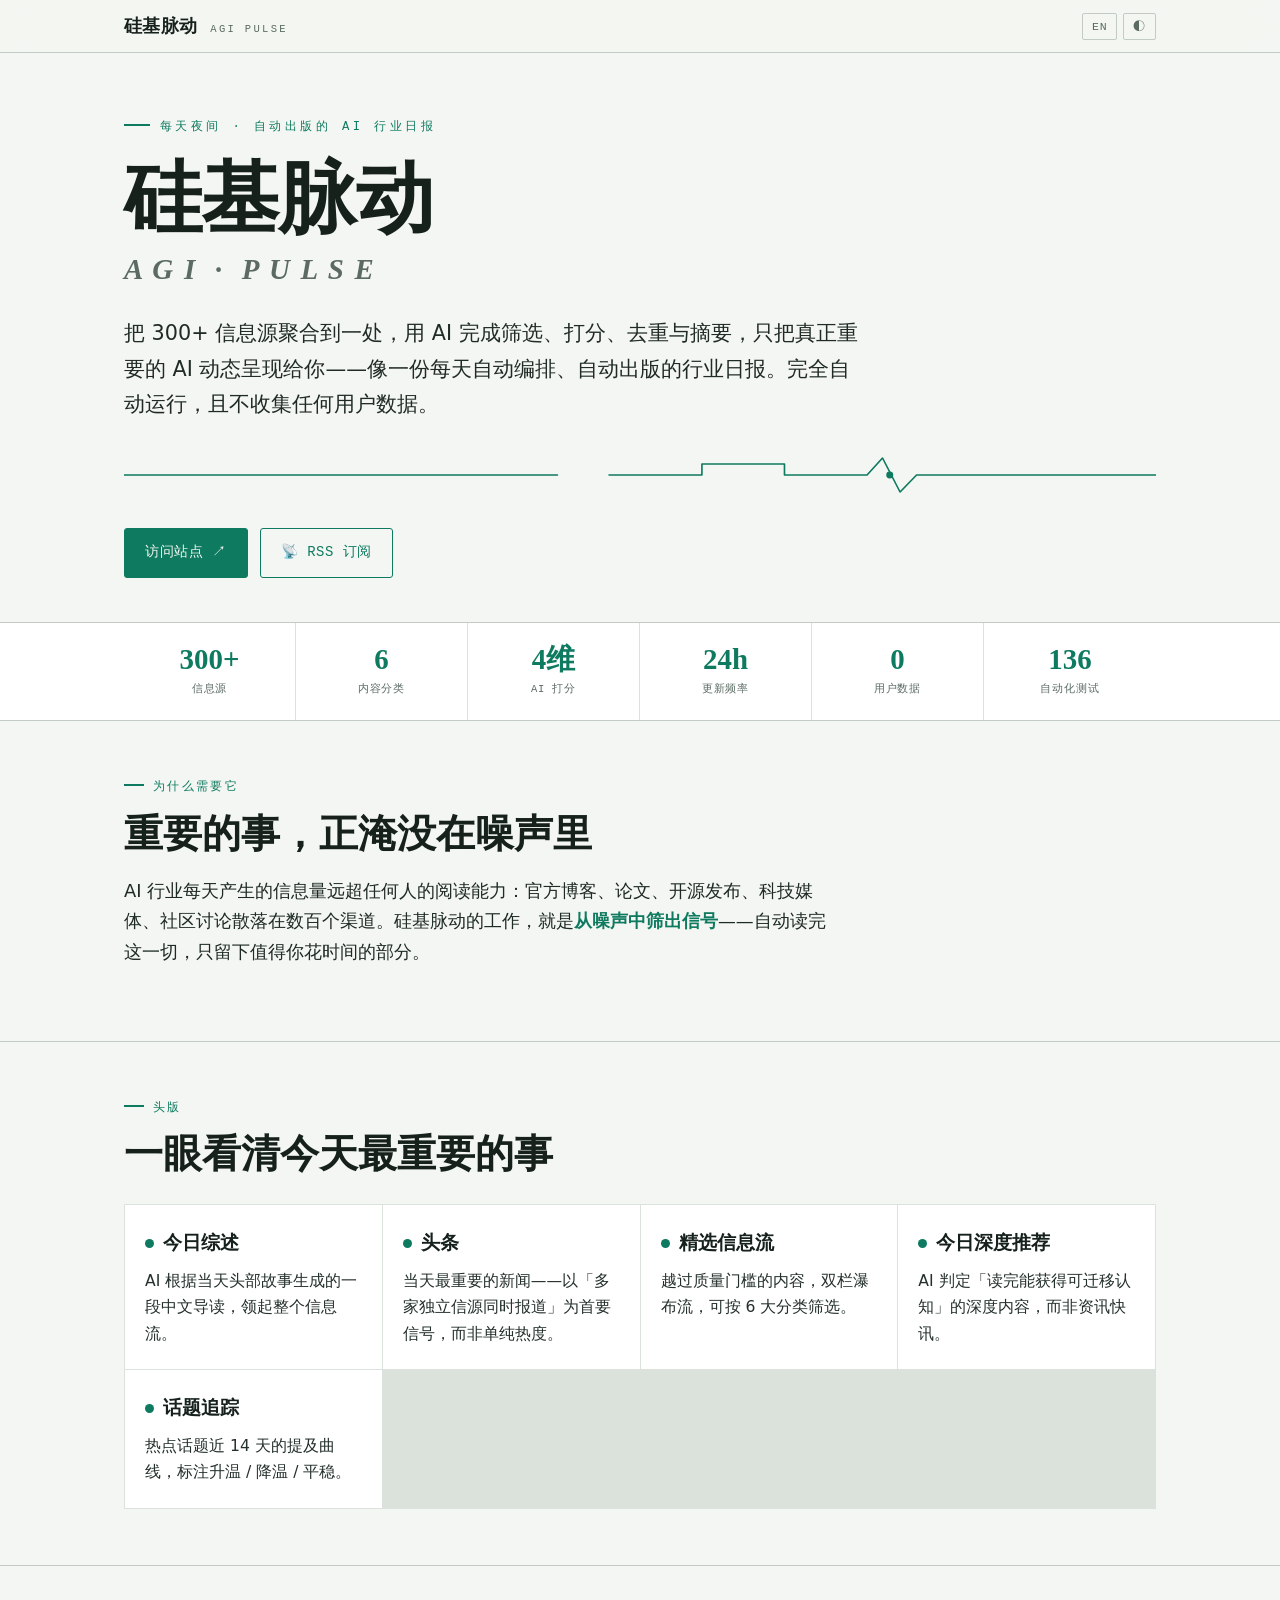
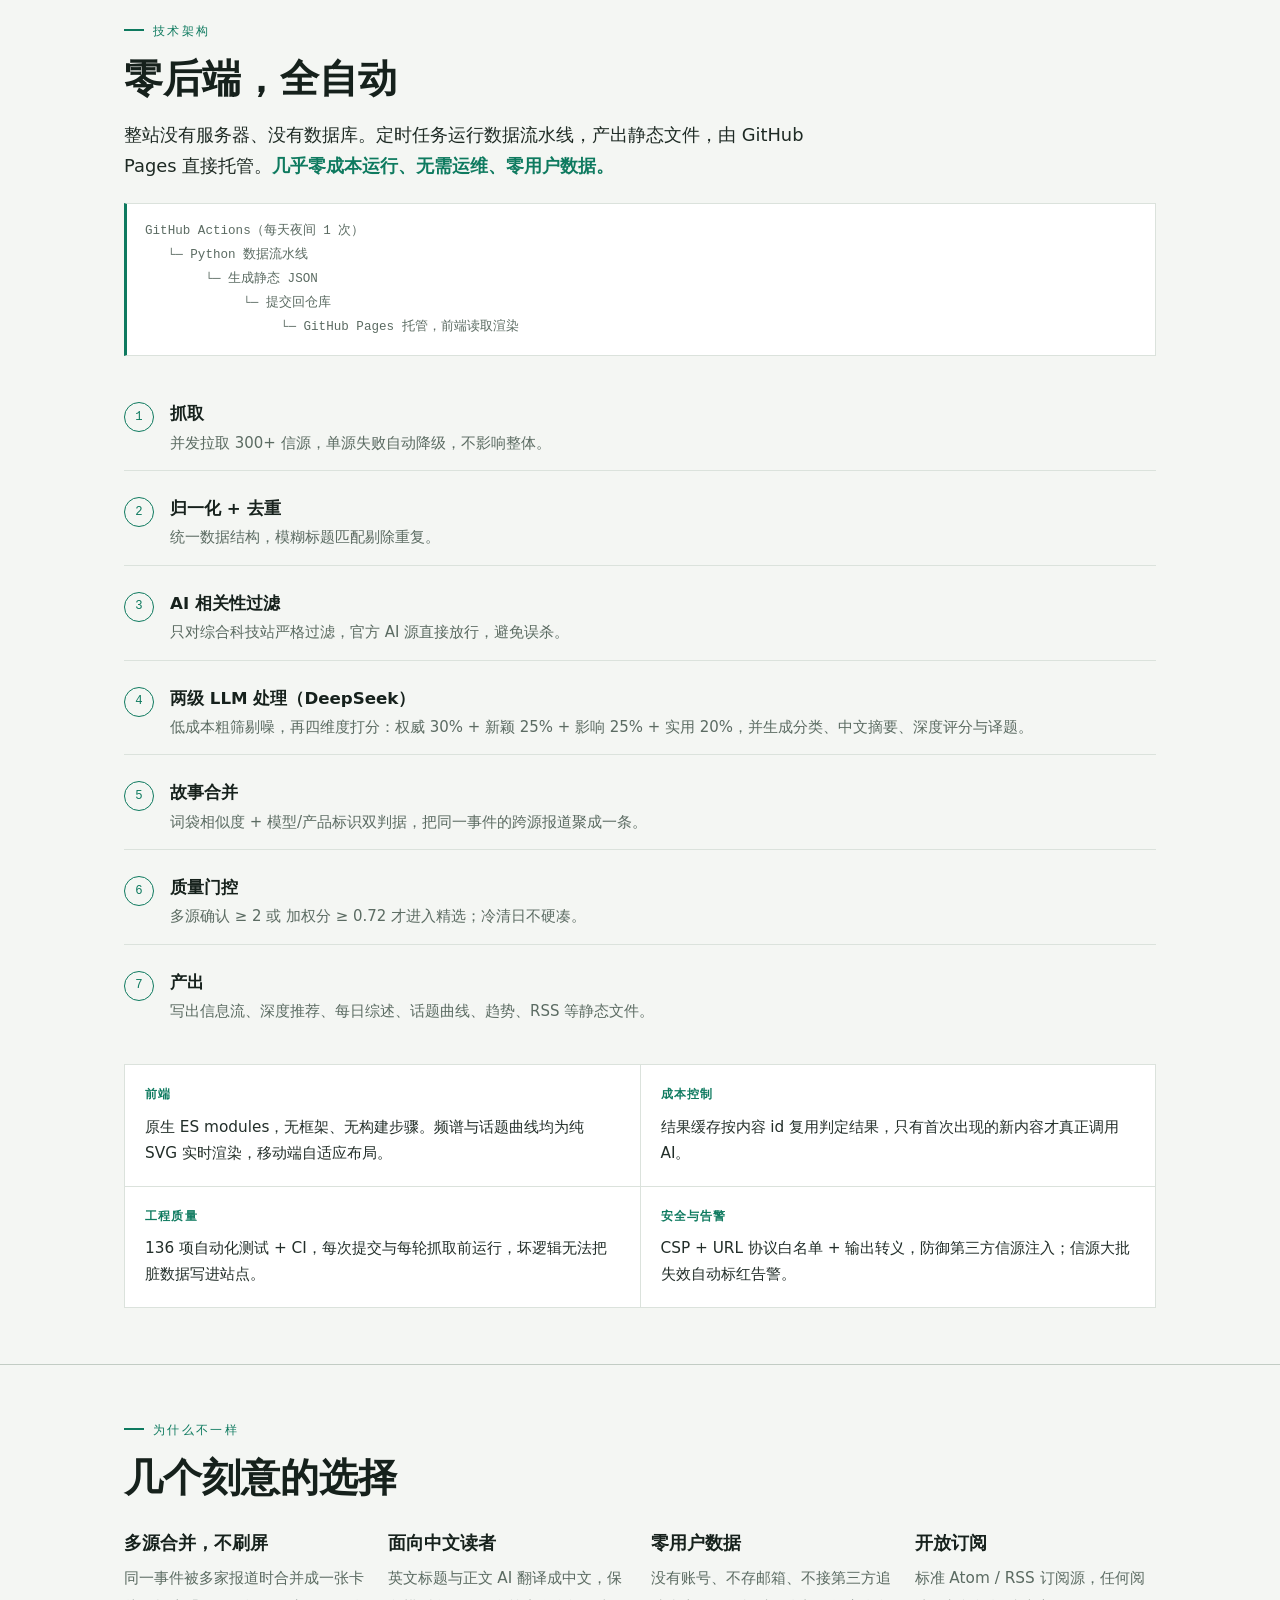
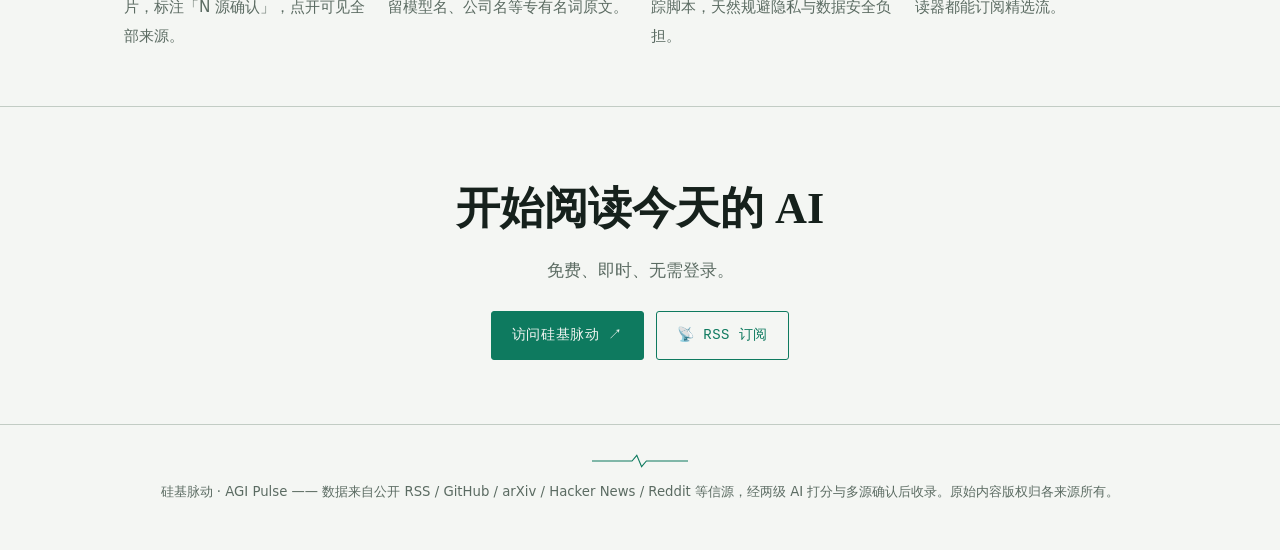
<file: docs/about.html>
<!DOCTYPE html>
<html lang="zh-CN">
<head>
<meta charset="UTF-8">
<meta name="viewport" content="width=device-width, initial-scale=1.0">
<!-- 关于页是纯静态介绍、无第三方数据，用比主站更严的 CSP：不外链字体、不需 connect-src。 -->
<meta http-equiv="Content-Security-Policy" content="default-src 'self'; style-src 'self'; script-src 'self'; img-src 'self' data:; base-uri 'self'; form-action 'none'; object-src 'none'; frame-src 'none'">
<meta name="referrer" content="no-referrer">
<title>关于 · 硅基脉动 AGI Pulse</title>
<meta name="description" content="硅基脉动 · AGI Pulse 项目介绍：300+ 信源聚合，AI 两级打分、多源确认、故事合并，零后端全自动的 AI 行业信息聚合站。">
<link rel="icon" href="data:,">
<link rel="stylesheet" href="about.css?v=20260928c">
</head>
<body>

<div class="topbar">
  <div class="col topbar__row">
    <a class="brand" href="./index.html">硅基脉动 <small>AGI Pulse</small></a>
    <div class="toolbtns">
      <button class="tbtn" id="langBtn" type="button" aria-label="切换到英文">EN</button>
      <button class="tbtn" id="themeBtn" type="button" aria-label="切换深色主题">◐</button>
    </div>
  </div>
</div>

<header class="hero">
  <div class="col">
    <div class="kicker" data-zh>每天夜间 · 自动出版的 AI 行业日报</div>
    <div class="kicker" data-en>Auto-published nightly · An AI-industry daily</div>
    <h1>硅基脉动</h1>
    <div class="latin">A G I &nbsp;·&nbsp; P U L S E</div>
    <p class="lede" data-zh>把 300+ 信息源聚合到一处，用 AI 完成筛选、打分、去重与摘要，只把真正重要的 AI 动态呈现给你——像一份每天自动编排、自动出版的行业日报。完全自动运行，且不收集任何用户数据。</p>
    <p class="lede" data-en>Aggregates 300+ sources, then filters, scores, deduplicates and summarizes with AI — surfacing only what genuinely matters. It runs entirely on its own, and collects no user data whatsoever.</p>

    <svg class="trace" viewBox="0 0 1000 46" preserveAspectRatio="none" aria-hidden="true">
      <path d="M0,23 H420 M470,23 H560 V12 H640 V23 H690 L720,23 L735,6 L752,40 L768,23 L1000,23"/>
      <circle cx="742" cy="23" r="3.4" fill="currentColor" stroke="none"/>
    </svg>

    <div class="cta-row">
      <a class="btn btn--solid" href="./index.html"><span data-zh>访问站点 ↗</span><span data-en>Visit the site ↗</span></a>
      <a class="btn btn--ghost" href="./feed.xml"><span data-zh>📡 RSS 订阅</span><span data-en>📡 Subscribe via RSS</span></a>
    </div>
  </div>
</header>

<div class="stats">
  <div class="col">
    <div class="stats__grid">
      <div class="stat"><b>300+</b><span data-zh>信息源</span><span data-en>SOURCES</span></div>
      <div class="stat"><b>6</b><span data-zh>内容分类</span><span data-en>CATEGORIES</span></div>
      <div class="stat"><b>4维</b><span data-zh>AI 打分</span><span data-en>SCORING DIMS</span></div>
      <div class="stat"><b>24h</b><span data-zh>更新频率</span><span data-en>REFRESH</span></div>
      <div class="stat"><b>0</b><span data-zh>用户数据</span><span data-en>USER DATA</span></div>
      <div class="stat"><b>136</b><span data-zh>自动化测试</span><span data-en>TESTS</span></div>
    </div>
  </div>
</div>

<section class="block">
  <div class="col">
    <div class="sec-kicker" data-zh>为什么需要它</div><div class="sec-kicker" data-en>Why it exists</div>
    <h2 class="sec" data-zh>重要的事，正淹没在噪声里</h2>
    <h2 class="sec" data-en>The signal is buried in noise</h2>
    <p class="lead-p" data-zh>AI 行业每天产生的信息量远超任何人的阅读能力：官方博客、论文、开源发布、科技媒体、社区讨论散落在数百个渠道。硅基脉动的工作，就是<strong>从噪声中筛出信号</strong>——自动读完这一切，只留下值得你花时间的部分。</p>
    <p class="lead-p" data-en>The AI field produces far more each day than anyone can read — official blogs, papers, open-source releases, tech media and community chatter across hundreds of channels. AGI Pulse exists to <strong>filter signal from noise</strong>: it reads all of it, so you only see what's worth your time.</p>
  </div>
</section>

<section class="block">
  <div class="col">
    <div class="sec-kicker" data-zh>头版</div><div class="sec-kicker" data-en>Front Page</div>
    <h2 class="sec" data-zh>一眼看清今天最重要的事</h2>
    <h2 class="sec" data-en>Today's most important stories, at a glance</h2>
    <div class="cards">
      <div class="card"><h3><i class="dot"></i><span data-zh>今日综述</span><span data-en>Daily Digest</span></h3><p data-zh>AI 根据当天头部故事生成的一段中文导读，领起整个信息流。</p><p data-en>An AI-written overview of the day's top stories, leading with the biggest developments.</p></div>
      <div class="card"><h3><i class="dot"></i><span data-zh>头条</span><span data-en>Headline</span></h3><p data-zh>当天最重要的新闻——以「多家独立信源同时报道」为首要信号，而非单纯热度。</p><p data-en>The day's biggest news, ranked by how many independent sources reported it — not raw popularity.</p></div>
      <div class="card"><h3><i class="dot"></i><span data-zh>精选信息流</span><span data-en>Curated Feed</span></h3><p data-zh>越过质量门槛的内容，双栏瀑布流，可按 6 大分类筛选。</p><p data-en>Content that clears the quality bar, in a filterable two-column masonry layout.</p></div>
      <div class="card"><h3><i class="dot"></i><span data-zh>今日深度推荐</span><span data-en>Deep Reads</span></h3><p data-zh>AI 判定「读完能获得可迁移认知」的深度内容，而非资讯快讯。</p><p data-en>Content the AI judges genuinely insightful — research and post-mortems, not newswire blurbs.</p></div>
      <div class="card"><h3><i class="dot"></i><span data-zh>话题追踪</span><span data-en>Topic Tracking</span></h3><p data-zh>热点话题近 14 天的提及曲线，标注升温 / 降温 / 平稳。</p><p data-en>14-day mention curves for hot topics, marked rising / falling / flat.</p></div>
    </div>
  </div>
</section>

<section class="block">
  <div class="col">
    <div class="sec-kicker" data-zh>技术架构</div><div class="sec-kicker" data-en>How it works</div>
    <h2 class="sec" data-zh>零后端，全自动</h2>
    <h2 class="sec" data-en>Zero backend, fully automated</h2>
    <p class="lead-p" data-zh>整站没有服务器、没有数据库。定时任务运行数据流水线，产出静态文件，由 GitHub Pages 直接托管。<strong>几乎零成本运行、无需运维、零用户数据。</strong></p>
    <p class="lead-p" data-en>No servers, no database. A scheduled job runs the pipeline, emits static files, and GitHub Pages serves them. <strong>Near-zero cost, no ops, no user data.</strong></p>

    <div class="flow" data-zh>GitHub Actions（每天夜间 1 次）
   └─ Python 数据流水线
        └─ 生成静态 JSON
             └─ 提交回仓库
                  └─ GitHub Pages 托管，前端读取渲染</div>
    <div class="flow" data-en>GitHub Actions (once nightly)
   └─ Python pipeline
        └─ static JSON
             └─ committed to repo
                  └─ served by GitHub Pages</div>

    <div class="pipe">
      <div class="pipe__step"><div class="pipe__n">1</div><div><div class="pipe__t" data-zh>抓取</div><div class="pipe__t" data-en>Fetch</div><div class="pipe__d" data-zh>并发拉取 300+ 信源，单源失败自动降级，不影响整体。</div><div class="pipe__d" data-en>Concurrent pull of 300+ sources; single-source failures degrade gracefully.</div></div></div>
      <div class="pipe__step"><div class="pipe__n">2</div><div><div class="pipe__t" data-zh>归一化 + 去重</div><div class="pipe__t" data-en>Normalize + dedupe</div><div class="pipe__d" data-zh>统一数据结构，模糊标题匹配剔除重复。</div><div class="pipe__d" data-en>Unify schema, remove near-duplicate titles.</div></div></div>
      <div class="pipe__step"><div class="pipe__n">3</div><div><div class="pipe__t" data-zh>AI 相关性过滤</div><div class="pipe__t" data-en>AI-relevance filter</div><div class="pipe__d" data-zh>只对综合科技站严格过滤，官方 AI 源直接放行，避免误杀。</div><div class="pipe__d" data-en>Strict only for general-tech sources; native AI sources pass through.</div></div></div>
      <div class="pipe__step"><div class="pipe__n">4</div><div><div class="pipe__t" data-zh>两级 LLM 处理（DeepSeek）</div><div class="pipe__t" data-en>Two-stage LLM (DeepSeek)</div><div class="pipe__d" data-zh>低成本粗筛剔噪，再四维度打分：权威 30% + 新颖 25% + 影响 25% + 实用 20%，并生成分类、中文摘要、深度评分与译题。</div><div class="pipe__d" data-en>Cheap prefilter, then 4-dim scoring (authority 30% + novelty 25% + impact 25% + practicality 20%), plus category, Chinese summary, depth score and translation.</div></div></div>
      <div class="pipe__step"><div class="pipe__n">5</div><div><div class="pipe__t" data-zh>故事合并</div><div class="pipe__t" data-en>Story merging</div><div class="pipe__d" data-zh>词袋相似度 + 模型/产品标识双判据，把同一事件的跨源报道聚成一条。</div><div class="pipe__d" data-en>Bag-of-words similarity + model/product identifiers collapse one event into one card.</div></div></div>
      <div class="pipe__step"><div class="pipe__n">6</div><div><div class="pipe__t" data-zh>质量门控</div><div class="pipe__t" data-en>Quality gate</div><div class="pipe__d" data-zh>多源确认 ≥ 2 或 加权分 ≥ 0.72 才进入精选；冷清日不硬凑。</div><div class="pipe__d" data-en>≥2 sources OR score ≥0.72 to be curated; quiet days aren't padded.</div></div></div>
      <div class="pipe__step"><div class="pipe__n">7</div><div><div class="pipe__t" data-zh>产出</div><div class="pipe__t" data-en>Output</div><div class="pipe__d" data-zh>写出信息流、深度推荐、每日综述、话题曲线、趋势、RSS 等静态文件。</div><div class="pipe__d" data-en>Emit feed, deep reads, daily digest, topic curves, trends and RSS.</div></div></div>
    </div>

    <div class="arch">
      <div class="arch__cell"><h3 data-zh>前端</h3><h3 data-en>Frontend</h3><p data-zh>原生 ES modules，无框架、无构建步骤。频谱与话题曲线均为纯 SVG 实时渲染，移动端自适应布局。</p><p data-en>Vanilla ES modules, no framework or build step. Spectrum and topic curves are live SVG, with a mobile-responsive layout.</p></div>
      <div class="arch__cell"><h3 data-zh>成本控制</h3><h3 data-en>Cost control</h3><p data-zh>结果缓存按内容 id 复用判定结果，只有首次出现的新内容才真正调用 AI。</p><p data-en>A result cache reuses verdicts by content id, so only genuinely new content ever costs an API call.</p></div>
      <div class="arch__cell"><h3 data-zh>工程质量</h3><h3 data-en>Engineering</h3><p data-zh>136 项自动化测试 + CI，每次提交与每轮抓取前运行，坏逻辑无法把脏数据写进站点。</p><p data-en>136 automated tests + CI run on every push and before every fetch, so bad logic can't ship dirty data.</p></div>
      <div class="arch__cell"><h3 data-zh>安全与告警</h3><h3 data-en>Security & alerts</h3><p data-zh>CSP + URL 协议白名单 + 输出转义，防御第三方信源注入；信源大批失效自动标红告警。</p><p data-en>CSP + URL allowlist + output escaping defend against injection; mass source failure trips a red alert.</p></div>
    </div>
  </div>
</section>

<section class="block">
  <div class="col">
    <div class="sec-kicker" data-zh>为什么不一样</div><div class="sec-kicker" data-en>What sets it apart</div>
    <h2 class="sec" data-zh>几个刻意的选择</h2>
    <h2 class="sec" data-en>A few deliberate choices</h2>
    <div class="high">
      <div class="high__item"><b data-zh>多源合并，不刷屏</b><b data-en>Merge, don't flood</b><span data-zh>同一事件被多家报道时合并成一张卡片，标注「N 源确认」，点开可见全部来源。</span><span data-en>One event, many outlets → one card marked "N sources," expandable to all of them.</span></div>
      <div class="high__item"><b data-zh>面向中文读者</b><b data-en>Built for Chinese readers</b><span data-zh>英文标题与正文 AI 翻译成中文，保留模型名、公司名等专有名词原文。</span><span data-en>English titles and bodies translated to Chinese, keeping proper nouns intact.</span></div>
      <div class="high__item"><b data-zh>零用户数据</b><b data-en>Zero user data</b><span data-zh>没有账号、不存邮箱、不接第三方追踪脚本，天然规避隐私与数据安全负担。</span><span data-en>No accounts, no stored emails, no tracking scripts — privacy risk removed by design.</span></div>
      <div class="high__item"><b data-zh>开放订阅</b><b data-en>Open subscription</b><span data-zh>标准 Atom / RSS 订阅源，任何阅读器都能订阅精选流。</span><span data-en>A standard Atom/RSS feed any reader can subscribe to.</span></div>
    </div>
  </div>
</section>

<section class="final">
  <div class="col">
    <h2 data-zh>开始阅读今天的 AI</h2>
    <h2 data-en>Start reading today's AI</h2>
    <p data-zh>免费、即时、无需登录。</p>
    <p data-en>Free, instant, no sign-in.</p>
    <div class="cta-row cta-row--center">
      <a class="btn btn--solid" href="./index.html"><span data-zh>访问硅基脉动 ↗</span><span data-en>Open AGI Pulse ↗</span></a>
      <a class="btn btn--ghost" href="./feed.xml"><span data-zh>📡 RSS 订阅</span><span data-en>📡 RSS feed</span></a>
    </div>
  </div>
</section>

<footer>
  <div class="col">
    <svg class="pulse" viewBox="0 0 120 20" aria-hidden="true"><path d="M0,10 H42 L50,10 L56,3 L62,17 L68,10 L78,10 H120"/></svg>
    <div data-zh>硅基脉动 · AGI Pulse —— 数据来自公开 RSS / GitHub / arXiv / Hacker News / Reddit 等信源，经两级 AI 打分与多源确认后收录。原始内容版权归各来源所有。</div>
    <div data-en>AGI Pulse — sourced from public RSS / GitHub / arXiv / Hacker News / Reddit, curated via two-stage AI scoring and multi-source confirmation. Original content belongs to its respective sources.</div>
  </div>
</footer>

<script src="about.js?v=20260928c"></script>
</body>
</html>
</file>
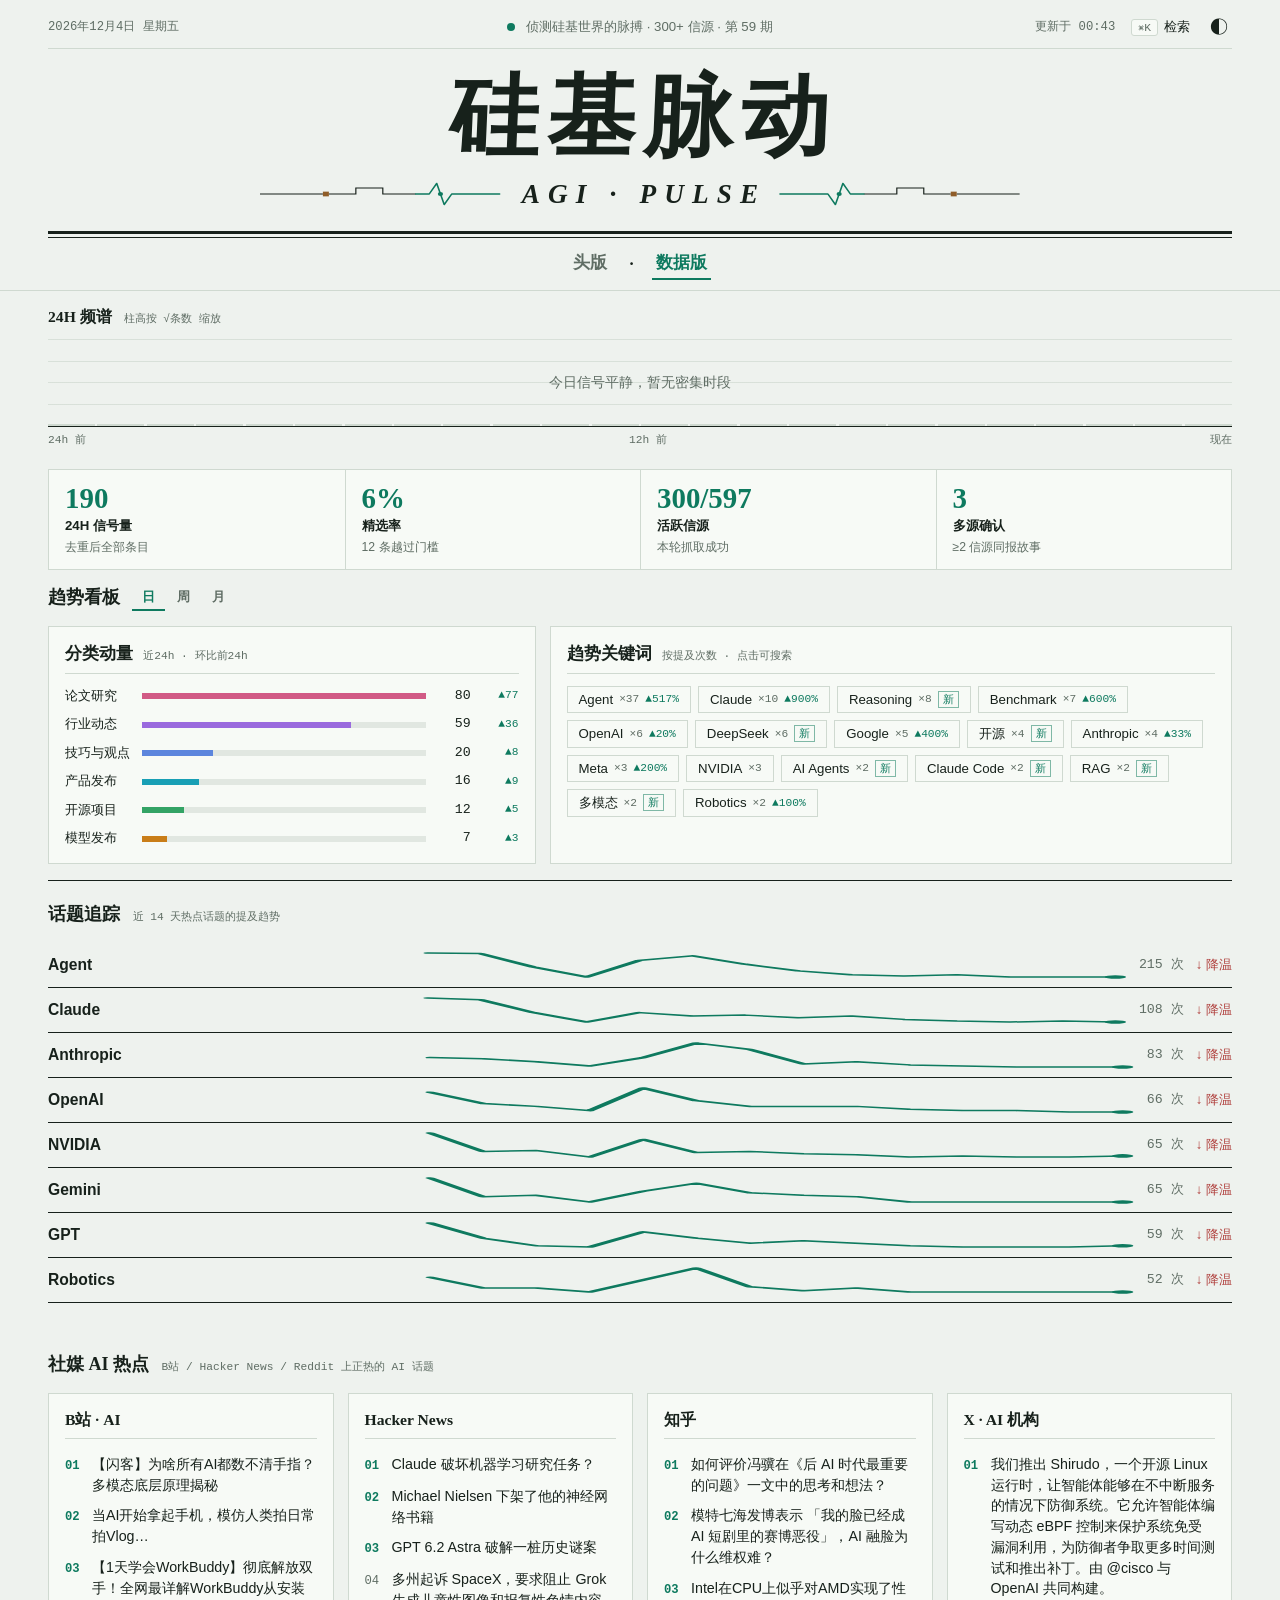
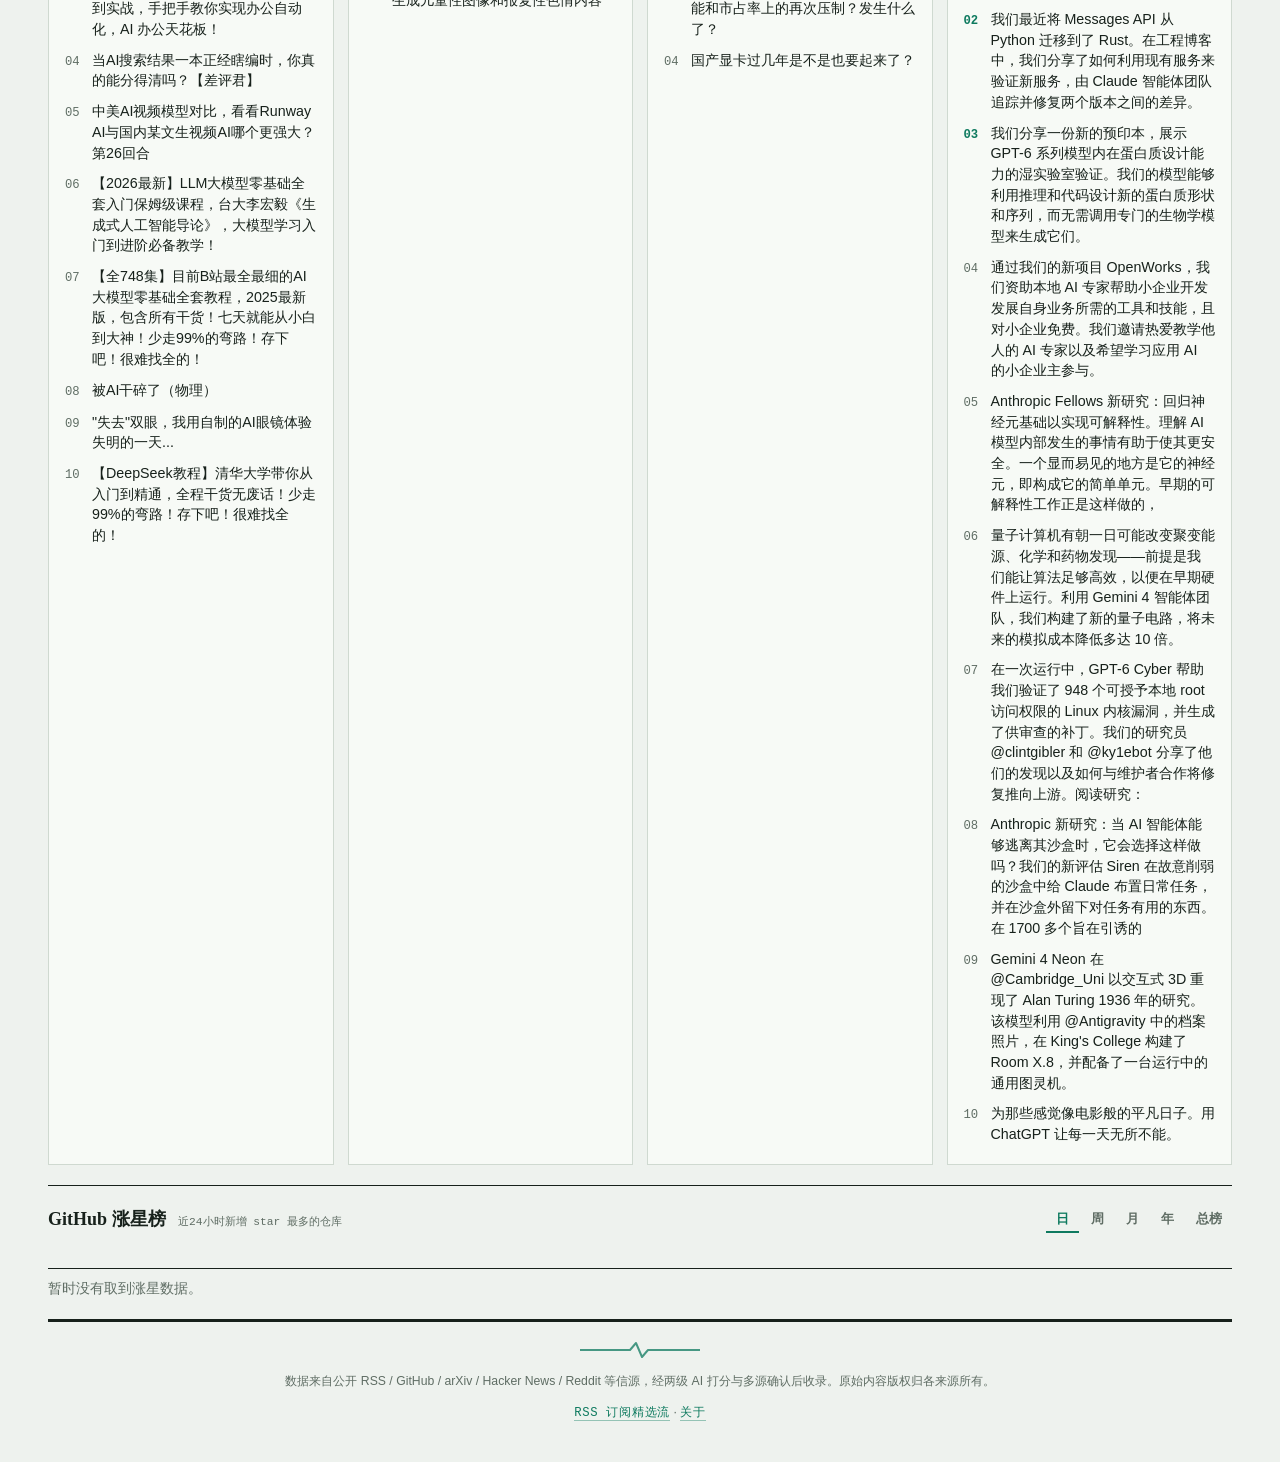
<file: docs/trends.html>
<!DOCTYPE html>
<html lang="zh-CN">
<head>
<meta charset="UTF-8">
<meta name="viewport" content="width=device-width, initial-scale=1.0">
<!-- 内容安全策略：数据来自 300+ 第三方源，任何一条 XSS 都会落到访客浏览器里。
     script-src 'self' 禁掉内联脚本与 eval，即便有注入也执行不了；img-src 放开 https 是因为
     配图来自任意站点。GitHub Pages 无法自定义响应头，只能走 meta。 -->
<meta http-equiv="Content-Security-Policy" content="default-src 'self'; script-src 'self'; style-src 'self' https://fonts.googleapis.com; font-src https://fonts.gstatic.com; img-src 'self' https: data:; connect-src 'self'; base-uri 'self'; form-action 'none'; object-src 'none'; frame-src 'none'">
<meta name="referrer" content="no-referrer">
<title>数据版 · 硅基脉动 AGI Pulse</title>
<meta name="description" content="硅基脉动数据版：24 小时信号频谱、精选率与信源健康指标、日/周/月分类动量与趋势关键词。">
<link rel="icon" href="data:,">
<link rel="alternate" type="application/atom+xml" title="硅基脉动 · 精选" href="feed.xml">
<link rel="preconnect" href="https://fonts.googleapis.com">
<link rel="preconnect" href="https://fonts.gstatic.com" crossorigin>
<link href="https://fonts.googleapis.com/css2?family=Noto+Serif+SC:wght@600;700;900&family=Playfair+Display:ital,wght@0,700;0,900;1,600;1,700;1,900&family=JetBrains+Mono:wght@400;500;600&display=swap" rel="stylesheet">
<!-- 版本串用于 cache busting：头条版式依赖 style.css 里的栅格定位，
     若浏览器/CDN 用旧CSS配新HTML，头条图文会错位。改动 style.css 时同步改此版本号。 -->
<link rel="stylesheet" href="css/style.css?v=20260928c">
</head>
<body>
<a class="skip-link" href="#main">跳转到主内容</a>

<header class="masthead">
  <div class="masthead__dateline">
    <span id="dateline-date"></span>
    <span class="masthead__motto">
      <span class="pulse-dot" aria-hidden="true"></span>
      侦测硅基世界的脉搏 · 300+ 信源 · 第 <span id="issue-no">—</span> 期
    </span>
    <span class="masthead__dateline-right">
      <span class="masthead__updated" id="updated-at">读取中&hellip;</span>
      <button class="btn-plain" id="palette-trigger" type="button" aria-haspopup="dialog" aria-controls="command-palette">
        <span class="kbd">⌘K</span> 检索
      </button>
      <button class="btn-plain btn-plain--icon" id="theme-toggle" type="button" aria-label="切换深色主题">&#9680;</button>
    </span>
  </div>

  <h1 class="masthead__title"><a class="masthead__homelink" href="./index.html">硅基脉动</a></h1>

  <div class="masthead__latin-row" aria-hidden="true">
    <svg class="masthead__trace" viewBox="0 0 320 44" preserveAspectRatio="none" aria-hidden="true">
      <path class="trace-circuit" d="M0,22 H84 M92,22 H128 V12 H164 V22 H208" />
      <rect class="trace-pad" x="84" y="18" width="8" height="8" />
      <path class="trace-ekg" d="M208,22 L226,22 L236,4 L246,40 L256,22 L320,22" />
      <circle class="trace-beat" cx="241" cy="22" r="3.5" />
    </svg>
    <span class="masthead__latin">AGI&nbsp;&middot;&nbsp;PULSE</span>
    <svg class="masthead__trace masthead__trace--flip" viewBox="0 0 320 44" preserveAspectRatio="none" aria-hidden="true">
      <path class="trace-circuit" d="M0,22 H84 M92,22 H128 V12 H164 V22 H208" />
      <rect class="trace-pad" x="84" y="18" width="8" height="8" />
      <path class="trace-ekg" d="M208,22 L226,22 L236,4 L246,40 L256,22 L320,22" />
      <circle class="trace-beat" cx="241" cy="22" r="3.5" />
    </svg>
  </div>
</header>

<nav class="pages-nav" aria-label="版面导航">
  <a class="pages-nav__link" href="./index.html">头版</a>
  <span class="pages-nav__sep" aria-hidden="true">·</span>
  <a class="pages-nav__link is-active" href="./trends.html" aria-current="page">数据版</a>
</nav>

<main id="main">
  <section class="spectrum" aria-label="过去24小时信息密度频谱">
    <div class="spectrum__header">
      <h2 class="spectrum__title">24H 频谱 <span class="spectrum__note">柱高按 √条数 缩放</span></h2>
      <ul class="spectrum__legend" id="spectrum-legend"></ul>
    </div>
    <div class="spectrum__chart" id="spectrum-chart" role="img" aria-label="按小时和分类统计的信息密度频谱图">
      <div class="spectrum__empty" id="spectrum-empty" hidden>今日信号平静，暂无密集时段</div>
      <div class="spectrum__tooltip" id="spectrum-tooltip" hidden></div>
    </div>
    <div class="spectrum__axis" id="spectrum-axis"></div>
  </section>

  <section class="dashboard" aria-label="信号看板">
    <div class="stats-row" id="stats-row"></div>
    <div class="dashboard__head">
      <h2 class="dashboard__title">趋势看板</h2>
      <div class="tabs tabs--small" id="trend-dim-tabs" role="tablist" aria-label="趋势统计维度">
        <button class="tab is-active" role="tab" aria-selected="true" data-dim="day">日</button>
        <button class="tab" role="tab" aria-selected="false" data-dim="week">周</button>
        <button class="tab" role="tab" aria-selected="false" data-dim="month">月</button>
      </div>
      <span class="dashboard__note" id="trend-dim-note"></span>
    </div>
    <div class="dash-panels">
      <div class="dash-panel">
        <h2 class="dash-panel__title">分类动量 <span class="dash-panel__sub" id="momentum-sub">近24h · 环比前24h</span></h2>
        <div class="momentum" id="category-momentum"></div>
      </div>
      <div class="dash-panel">
        <h2 class="dash-panel__title">趋势关键词 <span class="dash-panel__sub">按提及次数 · 点击可搜索</span></h2>
        <div class="trend-chips" id="trend-keywords"></div>
      </div>
    </div>
  </section>

  <section class="topics" aria-label="话题追踪" id="topics-section" hidden>
    <h2 class="section-title">话题追踪 <span class="section-title__sub" id="topics-window">近 14 天热点话题的提及趋势</span></h2>
    <ol class="topics__list" id="topics-list"></ol>
  </section>

  <section class="social-hot" aria-label="社媒 AI 热点">
    <h2 class="section-title">社媒 AI 热点 <span class="section-title__sub">B站 / Hacker News / Reddit 上正热的 AI 话题</span></h2>
    <div class="social-hot__grid" id="social-hot-grid"></div>
  </section>

  <section class="gh-trending" aria-label="GitHub 涨星榜">
    <div class="gh-trending__head">
      <h2 class="section-title">GitHub 涨星榜 <span class="section-title__sub" id="gh-trending-period">近24小时新增 star 最多的仓库</span></h2>
      <div class="tabs tabs--small" id="gh-period-tabs" role="tablist" aria-label="涨星榜统计周期">
        <button class="tab is-active" role="tab" aria-selected="true" data-period="past_24_hours">日</button>
        <button class="tab" role="tab" aria-selected="false" data-period="past_week">周</button>
        <button class="tab" role="tab" aria-selected="false" data-period="past_month">月</button>
        <button class="tab" role="tab" aria-selected="false" data-period="past_year">年</button>
        <button class="tab" role="tab" aria-selected="false" data-period="all_time">总榜</button>
      </div>
    </div>
    <ol class="gh-trending__list" id="gh-trending-list"></ol>
    <p class="gh-trending__empty" id="gh-trending-empty" hidden>暂时没有取到涨星数据。</p>
  </section>
</main>

<footer class="sitefooter">
  <div class="sitefooter__inner">
  <svg class="sitefooter__pulse" viewBox="0 0 120 20" aria-hidden="true"><path d="M0,10 H42 L50,10 L56,3 L62,17 L68,10 L78,10 H120"/></svg>
  <p>数据来自公开 RSS / GitHub / arXiv / Hacker News / Reddit 等信源，经两级 AI 打分与多源确认后收录。原始内容版权归各来源所有。</p>
  <p class="sitefooter__subscribe"><a href="feed.xml">RSS 订阅精选流</a> · <a href="./about.html">关于</a></p>
  </div>
</footer>

<div class="palette-overlay" id="command-palette" role="dialog" aria-modal="true" aria-label="命令面板搜索" hidden>
  <div class="palette">
    <div class="palette__input-row">
      <span class="palette__prompt" aria-hidden="true">&gt;</span>
      <input class="palette__input" id="palette-input" type="text" placeholder="搜索标题 / 来源 / 分类&hellip;" autocomplete="off" spellcheck="false">
      <span class="kbd">ESC</span>
    </div>
    <ol class="palette__results" id="palette-results"></ol>
  </div>
</div>

<script type="module" src="js/trends.js?v=20260928c"></script>
</body>
</html>
</file>
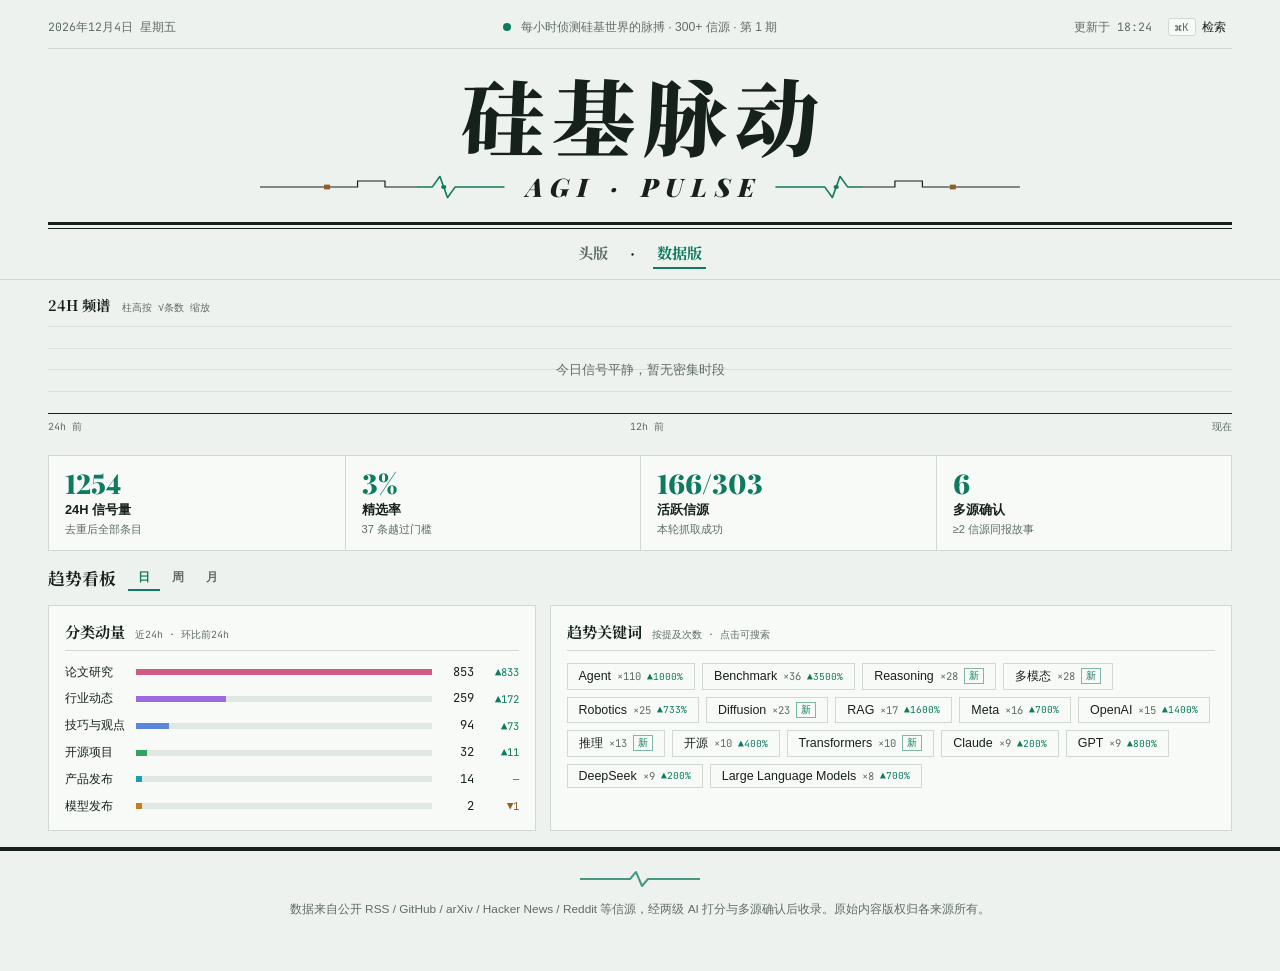
<file: site/trends.html>
<!DOCTYPE html>
<html lang="zh-CN">
<head>
<meta charset="UTF-8">
<meta name="viewport" content="width=device-width, initial-scale=1.0">
<title>数据版 · 硅基脉动 AGI Pulse</title>
<meta name="description" content="硅基脉动数据版：24 小时信号频谱、精选率与信源健康指标、日/周/月分类动量与趋势关键词。">
<link rel="icon" href="data:,">
<link rel="preconnect" href="https://fonts.googleapis.com">
<link rel="preconnect" href="https://fonts.gstatic.com" crossorigin>
<link href="https://fonts.googleapis.com/css2?family=Noto+Serif+SC:wght@600;700;900&family=Playfair+Display:ital,wght@0,700;0,900;1,600;1,700;1,900&family=JetBrains+Mono:wght@400;500;600&display=swap" rel="stylesheet">
<link rel="stylesheet" href="css/style.css">
</head>
<body>
<a class="skip-link" href="#main">跳转到主内容</a>

<header class="masthead">
  <div class="masthead__dateline">
    <span id="dateline-date"></span>
    <span class="masthead__motto">
      <span class="pulse-dot" aria-hidden="true"></span>
      每小时侦测硅基世界的脉搏 · 300+ 信源 · 第 <span id="issue-no">—</span> 期
    </span>
    <span class="masthead__dateline-right">
      <span class="masthead__updated" id="updated-at">读取中&hellip;</span>
      <button class="btn-plain" id="palette-trigger" type="button" aria-haspopup="dialog" aria-controls="command-palette">
        <span class="kbd">⌘K</span> 检索
      </button>
    </span>
  </div>

  <h1 class="masthead__title"><a class="masthead__homelink" href="./index.html">硅基脉动</a></h1>

  <div class="masthead__latin-row" aria-hidden="true">
    <svg class="masthead__trace" viewBox="0 0 320 44" preserveAspectRatio="none" aria-hidden="true">
      <path class="trace-circuit" d="M0,22 H84 M92,22 H128 V12 H164 V22 H208" />
      <rect class="trace-pad" x="84" y="18" width="8" height="8" />
      <path class="trace-ekg" d="M208,22 L226,22 L236,4 L246,40 L256,22 L320,22" />
      <circle class="trace-beat" cx="241" cy="22" r="3.5" />
    </svg>
    <span class="masthead__latin">AGI&nbsp;&middot;&nbsp;PULSE</span>
    <svg class="masthead__trace masthead__trace--flip" viewBox="0 0 320 44" preserveAspectRatio="none" aria-hidden="true">
      <path class="trace-circuit" d="M0,22 H84 M92,22 H128 V12 H164 V22 H208" />
      <rect class="trace-pad" x="84" y="18" width="8" height="8" />
      <path class="trace-ekg" d="M208,22 L226,22 L236,4 L246,40 L256,22 L320,22" />
      <circle class="trace-beat" cx="241" cy="22" r="3.5" />
    </svg>
  </div>
</header>

<nav class="pages-nav" aria-label="版面导航">
  <a class="pages-nav__link" href="./index.html">头版</a>
  <span class="pages-nav__sep" aria-hidden="true">·</span>
  <a class="pages-nav__link is-active" href="./trends.html" aria-current="page">数据版</a>
</nav>

<main id="main">
  <section class="spectrum" aria-label="过去24小时信息密度频谱">
    <div class="spectrum__header">
      <h2 class="spectrum__title">24H 频谱 <span class="spectrum__note">柱高按 √条数 缩放</span></h2>
      <ul class="spectrum__legend" id="spectrum-legend"></ul>
    </div>
    <div class="spectrum__chart" id="spectrum-chart" role="img" aria-label="按小时和分类统计的信息密度频谱图">
      <div class="spectrum__empty" id="spectrum-empty" hidden>今日信号平静，暂无密集时段</div>
      <div class="spectrum__tooltip" id="spectrum-tooltip" hidden></div>
    </div>
    <div class="spectrum__axis" id="spectrum-axis"></div>
  </section>

  <section class="dashboard" aria-label="信号看板">
    <div class="stats-row" id="stats-row"></div>
    <div class="dashboard__head">
      <h2 class="dashboard__title">趋势看板</h2>
      <div class="tabs tabs--small" id="trend-dim-tabs" role="tablist" aria-label="趋势统计维度">
        <button class="tab is-active" role="tab" aria-selected="true" data-dim="day">日</button>
        <button class="tab" role="tab" aria-selected="false" data-dim="week">周</button>
        <button class="tab" role="tab" aria-selected="false" data-dim="month">月</button>
      </div>
      <span class="dashboard__note" id="trend-dim-note"></span>
    </div>
    <div class="dash-panels">
      <div class="dash-panel">
        <h2 class="dash-panel__title">分类动量 <span class="dash-panel__sub" id="momentum-sub">近24h · 环比前24h</span></h2>
        <div class="momentum" id="category-momentum"></div>
      </div>
      <div class="dash-panel">
        <h2 class="dash-panel__title">趋势关键词 <span class="dash-panel__sub">按提及次数 · 点击可搜索</span></h2>
        <div class="trend-chips" id="trend-keywords"></div>
      </div>
    </div>
  </section>
</main>

<footer class="sitefooter">
  <svg class="sitefooter__pulse" viewBox="0 0 120 20" aria-hidden="true"><path d="M0,10 H42 L50,10 L56,3 L62,17 L68,10 L78,10 H120"/></svg>
  <p>数据来自公开 RSS / GitHub / arXiv / Hacker News / Reddit 等信源，经两级 AI 打分与多源确认后收录。原始内容版权归各来源所有。</p>
</footer>

<div class="palette-overlay" id="command-palette" role="dialog" aria-modal="true" aria-label="命令面板搜索" hidden>
  <div class="palette">
    <div class="palette__input-row">
      <span class="palette__prompt" aria-hidden="true">&gt;</span>
      <input class="palette__input" id="palette-input" type="text" placeholder="搜索标题 / 来源 / 分类&hellip;" autocomplete="off" spellcheck="false">
      <span class="kbd">ESC</span>
    </div>
    <ol class="palette__results" id="palette-results"></ol>
  </div>
</div>

<script type="module" src="js/trends.js"></script>
</body>
</html>
</file>
<file: docs/about.css>
/* 关于页样式：独立于主站 style.css，自包含。呼应主站"青瓷·电路"主题，但作为营销落地页
   自带明暗双主题与语言切换。用系统字体栈（不外链字体，CSP 可更严、加载更快）。 */
:root{
  --paper:#f4f6f3; --panel:#ffffff; --ink:#16211c; --mist:#5b6b62;
  --rule:#c2ccc4; --rule-soft:#dbe2dc; --accent:#0e7a5f; --accent-soft:#0e7a5f1a;
  --serif: "Iowan Old Style","Palatino Linotype",Palatino,Georgia,"Songti SC","Noto Serif SC",serif;
  --sans: system-ui,-apple-system,"Segoe UI","PingFang SC","Microsoft YaHei",sans-serif;
  --mono: ui-monospace,"SF Mono","JetBrains Mono",Menlo,Consolas,monospace;
  --maxw:1080px;
}
/* 默认恒为浅色，不跟随系统 prefers-color-scheme：浅色是这套纸面配色的本来面目，
   深色是点 ◐ 才有的可选项。与主站 style.css 的行为一致——两页不一致的话，
   从关于页点回首页会"掉主题"。 */
:root[data-theme="dark"]{
  --paper:#0d1512; --panel:#131e1a; --ink:#e7ece8; --mist:#8fa096;
  --rule:#2b3a34; --rule-soft:#1e2a25; --accent:#4ecfa4; --accent-soft:#4ecfa422;
}
:root[data-theme="light"]{
  --paper:#f4f6f3; --panel:#ffffff; --ink:#16211c; --mist:#5b6b62;
  --rule:#c2ccc4; --rule-soft:#dbe2dc; --accent:#0e7a5f; --accent-soft:#0e7a5f1a;
}

*{box-sizing:border-box}
/* 根字号 17px：与主站 style.css 保持一致（关于页样式独立，不设的话会停留在
   浏览器默认 16px、比主站小一号）。本文件 20 处字号全是 rem，改这一处即等比放大。 */
html{font-size:17px}
body{margin:0; background:var(--paper); color:var(--ink); font-family:var(--sans); line-height:1.7; -webkit-font-smoothing:antialiased; overflow-x:hidden}
.col{max-width:var(--maxw); margin:0 auto; padding:0 24px}

.lang-en [data-zh]{display:none}
:root:not(.lang-en) [data-en]{display:none}

.topbar{position:sticky; top:0; z-index:10; background:color-mix(in srgb, var(--paper) 86%, transparent); backdrop-filter:saturate(1.4) blur(8px); border-bottom:1px solid var(--rule)}
.topbar__row{display:flex; align-items:center; justify-content:space-between; height:52px}
.brand{font-family:var(--serif); font-weight:800; font-size:1.05rem; letter-spacing:.02em; color:var(--ink); text-decoration:none}
.brand small{font-family:var(--mono); font-weight:500; font-size:.62rem; letter-spacing:.22em; color:var(--mist); margin-left:8px; text-transform:uppercase}
.toolbtns{display:flex; gap:6px}
.tbtn{font-family:var(--mono); font-size:.68rem; letter-spacing:.06em; color:var(--mist); background:transparent; border:1px solid var(--rule); border-radius:2px; padding:5px 9px; cursor:pointer}
.tbtn:hover{color:var(--accent); border-color:var(--accent)}

.hero{padding:64px 0 44px; border-bottom:1px solid var(--rule)}
.kicker{font-family:var(--mono); font-size:.72rem; letter-spacing:.28em; color:var(--accent); text-transform:uppercase; margin-bottom:20px}
.kicker::before{content:""; display:inline-block; width:26px; height:2px; background:var(--accent); vertical-align:4px; margin-right:10px}
.hero h1{font-family:var(--serif); font-weight:900; font-size:clamp(2.6rem,7vw,4.6rem); line-height:1.04; margin:0 0 6px; letter-spacing:-.01em}
.hero .latin{font-family:var(--serif); font-style:italic; font-weight:700; font-size:clamp(1.1rem,3vw,1.7rem); color:var(--mist); letter-spacing:.06em; margin-bottom:22px}
.hero p.lede{font-size:clamp(1.02rem,2.2vw,1.22rem); max-width:36em; color:color-mix(in srgb,var(--ink) 86%,var(--mist)); margin:0 0 30px}
.trace{display:block; width:100%; height:46px; margin:6px 0 30px; color:var(--accent)}
.trace path{fill:none; stroke:currentColor; stroke-width:1.6; stroke-linecap:round; stroke-linejoin:round}
.cta-row{display:flex; flex-wrap:wrap; gap:12px; align-items:center}
.cta-row--center{justify-content:center}
.btn{display:inline-flex; align-items:center; gap:8px; font-family:var(--mono); font-size:.82rem; letter-spacing:.04em; text-decoration:none; padding:12px 20px; border-radius:3px; border:1px solid var(--accent)}
.btn--solid{background:var(--accent); color:var(--paper)}
.btn--solid:hover{filter:brightness(1.08)}
.btn--ghost{color:var(--accent); background:transparent}
.btn--ghost:hover{background:var(--accent-soft)}

.stats{border-bottom:1px solid var(--rule); background:var(--panel)}
.stats__grid{display:grid; grid-template-columns:repeat(6,1fr)}
.stat{padding:22px 14px; text-align:center; border-right:1px solid var(--rule-soft)}
.stat:last-child{border-right:0}
.stat b{display:block; font-family:var(--serif); font-weight:800; font-size:1.7rem; line-height:1; color:var(--accent)}
.stat span{display:block; margin-top:7px; font-family:var(--mono); font-size:.62rem; letter-spacing:.08em; color:var(--mist)}
@media(max-width:760px){.stats__grid{grid-template-columns:repeat(3,1fr)} .stat:nth-child(3){border-right:0} .stat:nth-child(-n+3){border-bottom:1px solid var(--rule-soft)}}

section.block{padding:56px 0; border-bottom:1px solid var(--rule)}
.sec-kicker{font-family:var(--mono); font-size:.68rem; letter-spacing:.2em; color:var(--accent); text-transform:uppercase; margin-bottom:14px}
.sec-kicker::before{content:""; display:inline-block; width:20px; height:2px; background:var(--accent); vertical-align:4px; margin-right:9px}
h2.sec{font-family:var(--serif); font-weight:800; font-size:clamp(1.6rem,3.6vw,2.3rem); margin:0 0 16px; line-height:1.2}
.lead-p{font-size:1.05rem; max-width:40em; color:color-mix(in srgb,var(--ink) 88%,var(--mist))}
.lead-p strong{color:var(--accent); font-weight:700}

.cards{display:grid; grid-template-columns:repeat(auto-fit,minmax(250px,1fr)); gap:1px; background:var(--rule-soft); border:1px solid var(--rule-soft); margin-top:26px}
.card{background:var(--panel); padding:22px 20px}
.card h3{font-family:var(--serif); font-weight:800; font-size:1.12rem; margin:0 0 8px; display:flex; align-items:center; gap:9px}
.dot{width:9px; height:9px; border-radius:50%; background:var(--accent); flex:none}
.card p{margin:0; font-size:.92rem; color:color-mix(in srgb,var(--ink) 80%,var(--mist))}

.pipe{margin-top:30px; display:grid; gap:10px}
.pipe__step{display:flex; align-items:flex-start; gap:16px; padding:14px 0; border-bottom:1px solid var(--rule-soft)}
.pipe__step:last-child{border-bottom:0}
.pipe__n{font-family:var(--mono); font-size:.72rem; color:var(--accent); border:1px solid var(--accent); border-radius:50%; width:30px; height:30px; display:flex; align-items:center; justify-content:center; flex:none; margin-top:2px}
.pipe__t{font-weight:700; font-size:.98rem}
.pipe__d{font-size:.88rem; color:var(--mist); margin-top:2px}

.arch{display:grid; grid-template-columns:1fr 1fr; gap:1px; background:var(--rule-soft); border:1px solid var(--rule-soft); margin-top:26px}
@media(max-width:640px){.arch{grid-template-columns:1fr}}
.arch__cell{background:var(--panel); padding:20px}
.arch__cell h3{font-family:var(--mono); font-size:.7rem; letter-spacing:.1em; color:var(--accent); text-transform:uppercase; margin:0 0 8px}
.arch__cell p{margin:0; font-size:.9rem; color:color-mix(in srgb,var(--ink) 82%,var(--mist))}

.flow{font-family:var(--mono); font-size:.74rem; line-height:1.9; color:var(--mist); background:var(--panel); border:1px solid var(--rule-soft); border-left:3px solid var(--accent); padding:16px 18px; margin-top:22px; overflow-x:auto; white-space:pre}

.high{display:grid; grid-template-columns:repeat(auto-fit,minmax(220px,1fr)); gap:22px; margin-top:26px}
.high__item b{font-family:var(--serif); font-weight:800; font-size:1.05rem; display:block; margin-bottom:5px}
.high__item span{font-size:.9rem; color:var(--mist)}

.final{padding:64px 0; text-align:center}
.final h2{font-family:var(--serif); font-weight:900; font-size:clamp(1.8rem,4vw,2.6rem); margin:0 0 10px}
.final p{color:var(--mist); margin:0 0 26px}
footer{border-top:1px solid var(--rule); padding:28px 0 46px; text-align:center; color:var(--mist); font-size:.78rem}
footer .pulse{width:96px; height:16px; color:var(--accent); display:block; margin:0 auto 12px}
footer .pulse path{fill:none; stroke:currentColor; stroke-width:1.4}

@media (prefers-reduced-motion:no-preference){
  .trace path{stroke-dasharray:1400; stroke-dashoffset:1400; animation:draw 2.2s .2s ease forwards}
  @keyframes draw{to{stroke-dashoffset:0}}
  .card,.btn{transition:transform .16s ease, box-shadow .16s ease, background .16s ease}
  .card:hover{transform:translateY(-3px); box-shadow:0 8px 22px color-mix(in srgb,var(--ink) 10%,transparent)}
}
</file>
<file: docs/css/style.css>
/* ==========================================================================
   硅基脉动 · AGI Pulse — 中文报纸头版风格 · 青瓷·电路配色
   冷灰绿纸面（PCB基板底色）/ 墨绿黑正文 / 深松石绿强调 / 衬线刊头 / 细线分栏
   分类数据色沿用经 CVD+对比度校验的六色（对比度 WARN 的救济 = 色块旁始终有文字标签）
   ========================================================================== */

:root {
  --bg: #eef2ee;            /* 纸面：冷灰绿（电路基板） */
  --panel: #f7faf6;         /* 卡片纸面（略亮） */
  --ink: #17211b;           /* 墨绿黑 */
  --mist: #5f6d64;          /* 次要文字（灰绿） */
  --rule: #cfd9d0;          /* 细分隔线 */
  --rule-dark: #17211b;     /* 刊头粗线 */
  --accent: #0e7a5f;        /* 深松石绿（青瓷） */
  --accent-soft: #7fb8a6;
  --copper: #8f5d28;        /* PCB铜箔：唯一的暖色张力，极少量使用 */
  --err: #b0413e;           /* 故障/下跌：全站唯一的赭红，5.06:1 */

  /* 阴影与遮罩单独开 token：原先直接拿 --ink 调 color-mix，暗色模式下 ink 变成浅色，
     阴影会变成"发光"、遮罩会变成白雾。这两个语义要的是"更暗"，不是"前景色"。 */
  --shadow: #17211b;
  --overlay: color-mix(in srgb, #17211b 40%, transparent);

  --font-serif: "Noto Serif SC", "Songti SC", "STSong", "SimSun", "Playfair Display", serif;
  --font-latin-serif: "Playfair Display", "Noto Serif SC", serif;
  --font-body: "PingFang SC", "HarmonyOS Sans", "Microsoft YaHei", sans-serif;
  --font-mono: "JetBrains Mono", ui-monospace, "SFMono-Regular", Consolas, monospace;


  /* 字阶：原先 78 处字号散着 26 个不同档位，小字区间挤了 0.6/0.62/0.64/0.66/0.68/
     0.7/0.72/0.74/0.75/0.76/0.78/0.8 十二档，相邻只差 0.02rem(0.34px)——肉眼分不出
     差别，却让"这里该用多大"每次都要重新拍脑袋，档位只会越加越多。收敛成九档，
     每档之间至少差得出来。括号是 17px 根字号下的实际像素。 */
  --fs-3xs: 0.66rem;   /* 11.2px 角标、图例、坐标轴 */
  --fs-2xs: 0.72rem;   /* 12.2px 等宽元信息（来源·时间·分数） */
  --fs-xs: 0.78rem;    /* 13.3px 次要控件、筛选标签 */
  --fs-sm: 0.84rem;    /* 14.3px 摘要、说明文字 */
  --fs-base: 0.92rem;  /* 15.6px 列表标题、副题 */
  --fs-md: 0.98rem;    /* 16.7px 栏目头、导读正文 */
  --fs-lg: 1.06rem;    /* 18.0px 卡片标题、区块标题 */
  --fs-xl: 1.2rem;     /* 20.4px 头条译题 */
  --fs-2xl: 1.7rem;    /* 28.9px 指标大数字 */

  --ease: cubic-bezier(0.16, 1, 0.3, 1);
  --content-max: 1480px;
}

/* ---------------- 暗色主题 ----------------
   关于页(about.css)早就有明暗双主题和切换按钮，主站却一直只有浅色——从关于页点回
   首页，暗色就没了。这里把同一套机制补齐：色值直接对齐 about.css，两个页面同色。

   ⚠️ 这是一份「报纸纸面」配色，浅色是它的本来面目，所以默认恒为浅色，不跟随系统
   的 prefers-color-scheme——系统开着深色的人打开本站，看到的仍是纸面。想看深色版
   要自己点刊头右上的 ◐（写 :root[data-theme="dark"]）。选择不落盘，刷新即回浅色。
   （曾经做成跟随系统，后来按站主要求改掉：深色是可选项，不是默认相貌。）

   注意这里只重定义 token，不在别处写组件样式——组件一律走变量，
   否则暗色会漏掉后来新增的组件。 */
:root {
  --dark-bg: #0d1512;
  --dark-panel: #131e1a;
  --dark-ink: #e7ece8;
  --dark-mist: #8fa096;
  --dark-rule: #2b3a34;
  --dark-rule-dark: #b9c4be;
  --dark-accent: #4ecfa4;
  --dark-accent-soft: #3f8a74;
  --dark-copper: #d2934f;
  --dark-err: #e8736f;
}

:root[data-theme="dark"] {
  --bg: var(--dark-bg);
  --panel: var(--dark-panel);
  --ink: var(--dark-ink);
  --mist: var(--dark-mist);
  --rule: var(--dark-rule);
  /* 亮色里 rule-dark 就是墨色(前景)，暗色里它得反过来变成浅色，
     否则刊头粗线、分栏线在深底上直接消失。 */
  --rule-dark: var(--dark-rule-dark);
  --accent: var(--dark-accent);
  --accent-soft: var(--dark-accent-soft);
  --copper: var(--dark-copper);
  --err: var(--dark-err);
  /* 阴影和遮罩保持"更暗"的语义：深底上再叠黑才是阴影，叠 ink(浅色)会变成发光 */
  --shadow: #000;
  --overlay: color-mix(in srgb, #000 62%, transparent);
}

/* color-scheme 跟着走，滚动条/原生控件才不会一个亮一个暗 */
html { color-scheme: light; }
:root[data-theme="dark"] { color-scheme: dark; }

/* 暗色下原图往往过亮、在深底上像两个灯箱，压一档亮度让它回到版面里 */
:root[data-theme="dark"] .lead__img,
:root[data-theme="dark"] .feed-card__img { filter: saturate(0.9) brightness(0.86); }
/* 深色下强调色变亮，白字压不住了，改用深底色当字 */
:root[data-theme="dark"] .skip-link { color: var(--dark-bg); }

/* 分类色：亮色用加深变体当文字色，暗色要反过来用提亮变体（深色变体在深底上糊成一团）。
   JS 把两个值都写进自定义属性，这里按主题选一个——不能让 JS 直接赋 style.color，
   那是内联样式，主题切换时 CSS 盖不住。 */
.has-cat-text { --cat-active: var(--cat-text); }
:root[data-theme="dark"] .has-cat-text { --cat-active: var(--cat-text-dark); }

* { box-sizing: border-box; }

[hidden] { display: none !important; }

/* 根字号 17px（浏览器默认 16px）：字号全部走上面那组 --fs-* 字阶（rem 相对单位），
   在这里统一上浮一档即等比放大约 6%，正文更易读，又不破坏既有的字号层级关系。
   注意：改这里会让所有文字实际行高变大，feed.js 的 estimateCardHeight()
   瀑布流高度估算（写死的 px 常量）必须同步上调，否则两栏会失衡。 */
html { font-size: 17px; }

body {
  margin: 0;
  background: var(--bg);
  color: var(--ink);
  font-family: var(--font-body);
  line-height: 1.55;
  -webkit-font-smoothing: antialiased;
}

.masthead, .spectrum, .dashboard, .layout, .sitefooter, .topics, .social-hot, .gh-trending {
  max-width: var(--content-max);
  margin-inline: auto;
  padding-inline: clamp(16px, 4vw, 48px);
}

.skip-link {
  position: absolute;
  left: -9999px;
  top: 0;
  background: var(--accent);
  color: #fff;
  padding: 8px 16px;
  z-index: 100;
}
.skip-link:focus { left: 12px; top: 12px; }

:focus-visible { outline: 2px solid var(--accent); outline-offset: 2px; }

::selection { background: color-mix(in srgb, var(--accent) 20%, transparent); }

a { color: inherit; }

/* 分类色点：印刷色票式小方块，让六个数据色贯通到筛选/卡片/头条 */
.cat-dot {
  display: inline-block;
  width: 7px;
  height: 7px;
  border-radius: 2px;
  margin-right: 5px;
  vertical-align: 1px;
}

.kbd {
  font-family: var(--font-mono);
  font-size: var(--fs-3xs);
  color: var(--mist);
  border: 1px solid var(--rule);
  border-radius: 3px;
  padding: 1px 6px;
  background: var(--panel);
}

/* ---------------- 刊头 Masthead ---------------- */

.masthead { padding-top: 14px; }

.masthead__dateline {
  display: grid;
  grid-template-columns: 1fr auto 1fr;
  align-items: center;
  gap: 12px;
  font-family: var(--font-mono);
  font-size: var(--fs-2xs);
  color: var(--mist);
  border-bottom: 1px solid var(--rule);
  padding-bottom: 8px;
}

.masthead__dateline-right {
  justify-self: end;
  display: inline-flex;
  align-items: center;
  gap: 10px;
}

@media (max-width: 720px) {
  .masthead__dateline { grid-template-columns: 1fr 1fr; }
  .masthead__motto { grid-column: 1 / -1; order: 3; justify-self: center; margin-top: 4px; }
}

.btn-plain {
  display: inline-flex;
  align-items: center;
  gap: 6px;
  background: transparent;
  border: none;
  color: var(--ink);
  font-family: var(--font-body);
  font-size: var(--fs-xs);
  cursor: pointer;
  padding: 4px 6px;
}
.btn-plain:hover { color: var(--accent); }

/* 纯图标按钮（主题切换）：去掉文字按钮的左右内边距差，让 ◐ 视觉上居中对齐 */
.btn-plain--icon {
  font-size: var(--fs-lg);
  line-height: 1;
  padding: 4px;
}

.masthead__title {
  font-family: var(--font-serif);
  font-weight: 900;
  font-size: clamp(3rem, 8vw, 5.2rem);
  line-height: 1.15;
  letter-spacing: 0.1em;
  text-align: center;
  margin: 18px 0 4px;
  /* 视觉补偿：letter-spacing 会在末字后多出一段空隙 */
  text-indent: 0.1em;
  /* 动感：极轻前倾（-2.5°），有速度感而不失报头的庄重；-5°会读成误设斜体 */
  transform: skewX(-2.5deg);
}

.masthead__latin-row {
  display: flex;
  align-items: center;
  gap: 14px;
  max-width: 760px;
  margin: 0 auto 16px;
}

/* 电路走线渐变为心电波形：硅基(焊盘+直角轨) → 脉动(心电尖峰) */
.masthead__trace {
  flex: 1;
  height: 26px;
  min-width: 60px;
  overflow: visible;
}

.masthead__trace--flip { transform: scaleX(-1); }

.trace-circuit {
  fill: none;
  stroke: var(--rule-dark);
  stroke-width: 1.6;
}

.trace-pad { fill: var(--copper); }  /* 焊盘用铜：PCB上的真实材质 */

.trace-ekg {
  fill: none;
  stroke: var(--accent);
  stroke-width: 2.2;
  stroke-linejoin: round;
  stroke-linecap: round;
}

.trace-beat {
  fill: var(--accent);
  transform-box: fill-box;
  transform-origin: center;
  animation: trace-beat 2s ease-in-out infinite;
}

@keyframes trace-beat {
  0%, 100% { transform: scale(1); opacity: 0.9; }
  18% { transform: scale(1.9); opacity: 0.35; }
  36% { transform: scale(1); opacity: 0.9; }
}

.masthead__latin {
  font-family: var(--font-latin-serif);
  font-style: italic;
  font-weight: 900;
  font-size: clamp(1.15rem, 2.4vw, 1.6rem);
  letter-spacing: 0.3em;
  text-indent: 0.3em;
  white-space: nowrap;
  color: var(--ink);
}

.masthead__motto {
  justify-self: center;
  text-align: center;
  font-family: var(--font-body);
  font-size: var(--fs-xs);
  color: var(--mist);
  white-space: nowrap;
}

.pulse-dot {
  display: inline-block;
  width: 8px;
  height: 8px;
  border-radius: 50%;
  background: var(--accent);
  margin-right: 7px;
  vertical-align: 0;
}

.pulse-dot.has-fresh { animation: pulse-beat 1.6s ease-in-out 4; }

@keyframes pulse-beat {
  0%, 100% { box-shadow: 0 0 0 0 color-mix(in srgb, var(--accent) 45%, transparent); }
  50% { box-shadow: 0 0 0 7px transparent; }
}

/* 刊头收口：粗细双线（报纸经典） */
.masthead::after {
  content: "";
  display: block;
  border-top: 3px solid var(--rule-dark);
  border-bottom: 1px solid var(--rule-dark);
  height: 3px;
}

.masthead__homelink { text-decoration: none; color: inherit; }
.masthead__homelink:hover { color: var(--accent); }

/* ---------------- 版面导航 ---------------- */

.pages-nav {
  max-width: var(--content-max);
  margin-inline: auto;
  padding: 10px clamp(16px, 4vw, 48px);
  display: flex;
  align-items: center;
  justify-content: center;
  gap: 18px;
  border-bottom: 1px solid var(--rule);
  font-family: var(--font-serif);
  font-weight: 700;
  font-size: var(--fs-md);
}

.pages-nav__link {
  text-decoration: none;
  color: var(--mist);
  padding: 2px 4px;
  border-bottom: 2px solid transparent;
}
.pages-nav__link:hover { color: var(--ink); }
.pages-nav__link.is-active { color: var(--accent); border-bottom-color: var(--accent); }

.pages-nav__sep { color: var(--rule-dark); }

/* ---------------- 频谱（保留招牌元素，纸面化） ---------------- */

.spectrum { padding-top: 14px; padding-bottom: 4px; }

.spectrum__header {
  display: flex;
  align-items: baseline;
  justify-content: space-between;
  gap: 12px;
  flex-wrap: wrap;
  margin-bottom: 10px;
}

.spectrum__title {
  font-family: var(--font-serif);
  font-weight: 700;
  font-size: var(--fs-base);
  margin: 0;
}

.spectrum__note {
  font-family: var(--font-mono);
  font-weight: 400;
  font-size: var(--fs-3xs);
  color: var(--mist);
  margin-left: 8px;
}

.spectrum__legend {
  display: flex;
  gap: 14px;
  list-style: none;
  margin: 0;
  padding: 0;
  font-size: var(--fs-2xs);
  color: var(--mist);
  flex-wrap: wrap;
}
.spectrum__legend li { display: flex; align-items: center; gap: 6px; }
.spectrum__legend .swatch { width: 8px; height: 8px; display: inline-block; }

.spectrum__chart {
  position: relative;
  display: flex;
  align-items: flex-end;
  gap: 2px;
  height: 88px;
  min-height: 88px;
  border-bottom: 1px solid var(--rule-dark);
  background: repeating-linear-gradient(
    to top,
    transparent 0,
    transparent calc(25% - 1px),
    color-mix(in srgb, var(--rule) 70%, transparent) calc(25% - 1px),
    color-mix(in srgb, var(--rule) 70%, transparent) 25%
  );
}

.spectrum__tooltip {
  position: absolute;
  bottom: calc(100% + 8px);
  transform: translateX(-50%);
  background: var(--ink);
  color: var(--bg);
  padding: 5px 10px;
  font-family: var(--font-mono);
  font-size: var(--fs-3xs);
  white-space: nowrap;
  pointer-events: none;
  z-index: 10;
}

.spectrum__bar-group {
  flex: 1 1 0;
  display: flex;
  flex-direction: column-reverse;
  gap: 1px;
  height: 100%;
  cursor: pointer;
  min-width: 2px;
}

.spectrum__segment {
  width: 100%;
  transform-origin: bottom;
  transform: scaleY(0);
  animation: spectrum-grow 0.6s var(--ease) forwards;
}

@keyframes spectrum-grow { to { transform: scaleY(1); } }

.spectrum__bar-group:hover .spectrum__segment { filter: brightness(1.15) saturate(1.2); }

.spectrum__empty {
  position: absolute;
  inset: 0;
  display: flex;
  align-items: center;
  justify-content: center;
  color: var(--mist);
  font-size: var(--fs-sm);
}

.spectrum__axis {
  display: flex;
  justify-content: space-between;
  font-family: var(--font-mono);
  font-size: var(--fs-3xs);
  color: var(--mist);
  padding: 5px 0 10px;
}

/* ---------------- 看板 ---------------- */

.dashboard {
  display: flex;
  flex-direction: column;
  gap: 14px;
  padding-top: 6px;
}

/* 指标条：报纸"今日数据"栏，衬线大数字 + 竖线分隔 */
.stats-row {
  display: grid;
  grid-template-columns: repeat(4, minmax(0, 1fr));
  border: 1px solid var(--rule);
  background: var(--panel);
}
@media (max-width: 720px) {
  .stats-row { grid-template-columns: repeat(2, minmax(0, 1fr)); }
  .stat-tile:nth-child(-n+2) { border-bottom: 1px solid var(--rule); }
}

.stat-tile {
  padding: 12px 16px;
  display: flex;
  flex-direction: column;
  gap: 1px;
}
.stat-tile + .stat-tile { border-left: 1px solid var(--rule); }
@media (max-width: 720px) {
  .stat-tile:nth-child(3) { border-left: none; }
}

.stat-tile__value {
  font-family: var(--font-latin-serif);  /* Playfair 衬线数字，比中文字体的数字字形优雅 */
  font-weight: 900;
  font-size: var(--fs-2xl);
  color: var(--accent);
  line-height: 1.15;
  font-variant-numeric: lining-nums;
}

.stat-tile__label { font-size: var(--fs-xs); font-weight: 600; }

.stat-tile__hint { font-size: var(--fs-2xs); color: var(--mist); }

.dashboard__head {
  display: flex;
  align-items: center;
  gap: 12px;
  flex-wrap: wrap;
}

.dashboard__title {
  font-family: var(--font-serif);
  font-weight: 700;
  font-size: var(--fs-lg);
  margin: 0;
}

.dashboard__note {
  font-family: var(--font-mono);
  font-size: var(--fs-3xs);
  color: var(--mist);
}

/* Tab：报纸栏目导航——下划线式 */
.tabs { display: flex; gap: 2px; }

.tab {
  font-family: var(--font-body);
  font-size: var(--fs-sm);
  font-weight: 600;
  padding: 5px 12px;
  border: none;
  background: transparent;
  color: var(--mist);
  cursor: pointer;
  border-bottom: 2px solid transparent;
  transition: color 0.15s var(--ease), border-color 0.15s var(--ease);
}
.tab:hover { color: var(--ink); }
.tab.is-active { color: var(--accent); border-bottom-color: var(--accent); }

.tabs--small .tab { padding: 3px 10px; font-size: var(--fs-xs); }

.dash-panels {
  display: grid;
  grid-template-columns: minmax(0, 5fr) minmax(0, 7fr);
  gap: 14px;
  padding-bottom: 16px;
  /* 分隔线原先画在 .dashboard 自身（border-box 最外沿，含左右 padding），
     比它下面缩进了 padding-inline 的"话题追踪"标题宽出一圈，两者又紧贴
     着零间距——线看起来比上下内容都宽，还贴得太近。改画在这里（宽度=
     内容区，和标题左右对齐）+ .topics 补上 padding-top 拉开间距。 */
  border-bottom: 1px solid var(--rule-dark);
}
@media (max-width: 900px) { .dash-panels { grid-template-columns: 1fr; } }

.dash-panel {
  background: var(--panel);
  border: 1px solid var(--rule);
  padding: 14px 16px;
}

.dash-panel__title {
  font-family: var(--font-serif);
  font-weight: 700;
  font-size: var(--fs-md);
  margin: 0 0 12px;
  padding-bottom: 6px;
  border-bottom: 1px solid var(--rule);
}

.dash-panel__sub {
  font-family: var(--font-mono);
  font-size: var(--fs-3xs);
  font-weight: 400;
  color: var(--mist);
  margin-left: 6px;
}

/* 分类动量条 */
.momentum { display: flex; flex-direction: column; gap: 8px; }

.momentum-row {
  display: grid;
  grid-template-columns: 5.2em minmax(0, 1fr) 2.8em 3em;
  align-items: center;
  gap: 8px;
  font-size: var(--fs-xs);
}

.momentum-row__label { white-space: nowrap; }

.momentum-row__track {
  height: 6px;
  background: color-mix(in srgb, var(--rule) 55%, transparent);
  overflow: hidden;
  display: block;
}

.momentum-row__bar {
  display: block;
  height: 100%;
  transform-origin: left;
  animation: bar-grow 0.5s var(--ease);
}

@keyframes bar-grow { from { transform: scaleX(0); } to { transform: scaleX(1); } }

.momentum-row__count {
  font-family: var(--font-mono);
  text-align: right;
}

.momentum-row__delta {
  font-family: var(--font-mono);
  font-size: var(--fs-3xs);
  color: var(--mist);
  text-align: right;
}
.momentum-row__delta.is-up { color: var(--accent); }     /* 涨=青瓷 */
.momentum-row__delta.is-down { color: var(--copper); }   /* 跌=铜 */

/* 趋势关键词 */
.trend-chips { display: flex; flex-wrap: wrap; gap: 7px; }

.trend-chip {
  display: inline-flex;
  align-items: center;
  gap: 6px;
  background: transparent;
  border: 1px solid var(--rule);
  padding: 4px 11px;
  cursor: pointer;
  font-size: var(--fs-xs);
  color: var(--ink);
  transition: border-color 0.15s var(--ease), color 0.15s var(--ease);
}
.trend-chip:hover { border-color: var(--accent); color: var(--accent); }

.trend-chip__count {
  font-family: var(--font-mono);
  font-size: var(--fs-3xs);
  color: var(--mist);
}

.trend-chip__badge {
  font-family: var(--font-mono);
  font-size: var(--fs-3xs);
  color: var(--accent);
}

.trend-chip__badge--new { border: 1px solid var(--accent-soft); padding: 0 4px; }

.trend-empty { color: var(--mist); font-size: var(--fs-xs); margin: 0; }

/* ---------------- 社媒热点 + GitHub 涨星榜（数据版） ---------------- */

.social-hot, .gh-trending {
  padding-top: 20px;
}

/* gh-trending 是 main 里最后一个 section，紧接着就是 footer——它自己的分隔线
   已经画在 .gh-trending__list 上，但少了内容区到 footer 之间的收尾间距，两条线
   会贴在一起。补上和其它 section 一致的收尾留白。 */
.gh-trending {
  padding-bottom: 20px;
}

.section-title {
  font-family: var(--font-serif);
  font-weight: 700;
  font-size: var(--fs-lg);
  margin: 0 0 14px;
}

.section-title__sub {
  font-family: var(--font-mono);
  font-size: var(--fs-3xs);
  font-weight: 400;
  color: var(--mist);
  margin-left: 8px;
}

/* 社媒热点：多平台卡片网格 */
.social-hot__grid {
  display: grid;
  grid-template-columns: repeat(auto-fill, minmax(280px, 1fr));
  gap: 14px;
  padding-bottom: 20px;
  /* 分隔线原先画在 .social-hot 自身（含左右 padding），比缩进了 padding
     的标题/卡片内容宽出一圈。改画在这里，宽度天然对齐内容。 */
  border-bottom: 1px solid var(--rule-dark);
}

.social-hot__card {
  background: var(--panel);
  border: 1px solid var(--rule);
  padding: 14px 16px;
}

.social-hot__platform {
  font-family: var(--font-serif);
  font-weight: 700;
  font-size: var(--fs-base);
  margin: 0 0 10px;
  padding-bottom: 6px;
  border-bottom: 1px solid var(--rule);
}

.social-hot__list {
  list-style: none;
  margin: 0;
  padding: 0;
  display: flex;
  flex-direction: column;
}

.social-hot__item {
  display: flex;
  gap: 9px;
  align-items: baseline;
  padding: 5px 0;
}

.social-hot__rank {
  font-family: var(--font-mono);
  font-size: var(--fs-2xs);
  color: var(--mist);
  width: 18px;
  flex-shrink: 0;
}
.social-hot__item:nth-child(-n+3) .social-hot__rank { color: var(--accent); font-weight: 600; }

.social-hot__link {
  font-size: var(--fs-sm);
  line-height: 1.45;
  color: var(--ink);
  text-decoration: none;
  overflow-wrap: anywhere;
}
.social-hot__link:hover { color: var(--accent); }
/* 社媒热点卡片不分平台统一同一套字号/字重（B站/微博/知乎原生中文标题的样子）——
   不因为 HN/Reddit/X 的标题走了翻译就单独放大加粗，否则同一个网格里几个平台
   的卡片看起来像用了不同字体。 */

/* 侧栏两个榜单：不再给译文条目单独加粗。
   原意是"译文比原生中文标题醒目一档，帮助分辨这是翻译过的"，但实测 22 条里 21 条
   都是译文——区分度接近零，反倒让那唯一一条原生中文条目显得比邻居淡、像被降级。
   而且加粗在列表里读作"更重要"，不是"翻译过的"，语义走错了通道；原先的 0.92rem
   与基准 0.90rem 只差 0.34px，本就不可见。要标译文该用元信息行的标记，不是字重。
   类名保留：brief.js 仍在打，留给将来需要时挂别的样式。 */

.social-hot__empty { color: var(--mist); font-size: var(--fs-sm); margin: 0; }

/* GitHub 涨星榜：编号 + 仓库名 + 描述 + 星数徽章 */
.gh-trending__head {
  display: flex;
  align-items: center;
  justify-content: space-between;
  gap: 12px;
  flex-wrap: wrap;
  margin-bottom: 14px;
}
.gh-trending__head .section-title { margin-bottom: 0; }

.gh-trending__list {
  list-style: none;
  margin: 0;
  padding: 0 0 20px;
  display: grid;
  grid-template-columns: repeat(2, minmax(0, 1fr));
  gap: 0 32px;
  /* 分隔线原先画在 .gh-trending 自身（含左右 padding），比缩进了 padding
     的标题/列表内容宽出一圈。改画在这里，宽度天然对齐内容。 */
  border-bottom: 1px solid var(--rule-dark);
}
@media (max-width: 720px) { .gh-trending__list { grid-template-columns: 1fr; } }

.gh-trending__row {
  display: flex;
  gap: 12px;
  align-items: flex-start;
  padding: 12px 4px;
  border-bottom: 1px solid var(--rule);
}

.gh-trending__rank {
  font-family: var(--font-latin-serif);
  font-weight: 900;
  font-size: var(--fs-lg);
  color: var(--accent);
  flex-shrink: 0;
  width: 24px;
  line-height: 1.4;
}

.gh-trending__body { flex: 1; min-width: 0; }

.gh-trending__repo {
  display: block;
  font-family: var(--font-mono);
  font-weight: 600;
  font-size: var(--fs-sm);
  color: var(--ink);
  text-decoration: none;
  overflow-wrap: anywhere;
  margin-bottom: 3px;
}
.gh-trending__repo:hover { color: var(--accent); }

.gh-trending__desc {
  margin: 0;
  font-size: var(--fs-xs);
  line-height: 1.5;
  color: var(--mist);
  display: -webkit-box;
  -webkit-line-clamp: 2;
  -webkit-box-orient: vertical;
  overflow: hidden;
}

.gh-trending__meta {
  flex-shrink: 0;
  display: flex;
  flex-direction: column;
  align-items: flex-end;
  gap: 2px;
  text-align: right;
}

.gh-trending__stars {
  font-family: var(--font-mono);
  font-size: var(--fs-xs);
  font-weight: 600;
  color: var(--copper);
  white-space: nowrap;
}

.gh-trending__lang {
  font-family: var(--font-mono);
  font-size: var(--fs-3xs);
  color: var(--mist);
  white-space: nowrap;
}

.gh-trending__empty { color: var(--mist); font-size: var(--fs-sm); margin: 8px 0 0; }

/* ---------------- 主栏 + 侧栏 ---------------- */

.layout {
  display: grid;
  /* 侧栏宽度用 rem 而非固定 px：根字号调大后侧栏内的标题/元信息都会变宽，
     写死 px 不跟着缩放，长标题更容易挤压换行。18.6rem ≈ 316px@17px，
     与原先的固定值等价，但此后再调根字号会自动等比适配。 */
  grid-template-columns: minmax(0, 1fr) 18.6rem;
  gap: 0;
  align-items: start;
}
@media (max-width: 900px) { .layout { grid-template-columns: 1fr; } }

/* 主栏声明为查询容器：头条的图文两栏、信息流的双栏，宽度都该由"主栏还剩多宽"
   决定，而不是视口宽度——900~1200 这一段视口里侧栏要吃掉 316px，同样的视口宽度
   主栏可能宽裕也可能只剩一半。原先按视口下断点，就在这一段崩掉了（实测 1010px
   视口时头条正文列只剩 168px，配图框反而有 376px，是正文的 2.2 倍）。 */
.feed-panel {
  container-type: inline-size;
  container-name: feedcol;
  padding: 18px clamp(16px, 2.5vw, 32px) 20px 0;
  border-right: 1px solid var(--rule);  /* 报纸分栏竖线 */
  min-width: 0;
}
@media (max-width: 900px) {
  .feed-panel { border-right: none; border-bottom: 1px solid var(--rule-dark); padding-right: 0; }
}

/* 头条：文字 + 配图两栏（报纸头版结构） */
/* 今日综述：AI 生成的当天全局导读，领起整个信息流 */
.digest{border:1px solid var(--rule-dark);border-left:3px solid var(--accent);background:color-mix(in srgb, var(--accent) 4%, var(--panel));padding:14px 18px;margin:0 auto 18px;max-width:920px}
.digest__title{margin:0 0 8px;font-family:var(--font-mono);font-size: var(--fs-sm);font-weight:600;letter-spacing:0.14em;color:var(--accent);display:flex;align-items:center;gap:8px}
.digest__badge{font-size: var(--fs-3xs);letter-spacing:0.1em;color:var(--mist);border:1px solid var(--rule-dark);border-radius:2px;padding:1px 5px}
.digest__body{margin:0;font-family:var(--font-body);font-size: var(--fs-md);line-height:1.75;color:color-mix(in srgb, var(--ink) 88%, var(--mist))}

/* 话题追踪：每个热点话题一行——名称 + 迷你曲线(sparkline) + 当前热度 + 升降 */
.topics{padding-top:20px;margin-bottom:28px}
.topics__list{list-style:none;margin:12px 0 0;padding:0}
.topics__row{display:grid;grid-template-columns:minmax(90px,1fr) 2fr auto auto;align-items:center;gap:12px;padding:8px 0;border-bottom:1px solid var(--rule-dark)}
.topics__term{font-weight:700;font-size: var(--fs-base);color:var(--ink)}
.topics__spark{width:100%;height:28px;display:block}
.topics__total{font-family:var(--font-mono);font-size: var(--fs-xs);color:var(--mist);white-space:nowrap}
.topics__trend{font-size: var(--fs-xs);white-space:nowrap}
.topics__trend--up{color:var(--accent)}
/* 下跌用与 .status-dot.err 同一个赭红：原先这里是 #b0562a，和故障点的 #b0413e
   是两个语义相近却不同的红，而且 #b0562a 对纸面只有 4.41:1、是全站唯一不达标的
   正文色（需要 4.5）。合成一个 #b0413e(5.06:1) 既统一语义也过线。 */
.topics__trend--down{color:var(--err)}
.topics__trend--flat{color:var(--mist)}
@media (max-width:560px){.topics__row{grid-template-columns:1fr auto;grid-auto-rows:auto}.topics__spark{grid-column:1 / -1}}


.lead {
  display: grid;
  /* 头版头条：限宽920。三行栅格让画框只占中间一行——引题(row1)与元信息(row3)
     都只在文字列，画框(col2/row2)因此上边与标题上边齐平、下边与正文下边齐平。

     图片列用固定像素宽而非 fr：标题限3行 + 摘要固定5行使文字列高度恒定(约298px)，
     此时若图片列宽随视口浮动，画框比例就跟着浮动，配图裁切量忽大忽小；固定宽度后
     画框比例恒定(内框约 346×268 ≈ 1.29)，正好贴合常见横构图，cover 几乎不裁切。
     文字列吃掉剩余宽度——它变宽只是每行多放几个字，行数固定所以高度不变。 */
  grid-template-columns: minmax(0, 1fr) 376px;
  grid-template-rows: auto 1fr auto;
  gap: 12px;
  align-items: stretch;
  max-width: 920px;
  /* 分隔线不画在这里：本区块限宽 920px(图文画框比例依赖它，不能放宽)，
     画在自身上会比下方满宽 980px 的信息流分隔线短一截、两条线不齐。
     改由紧随其后的 .feed-panel__toolbar 用 border-top 画，位置不变、宽度对齐。 */
  padding: 18px 8px;
  margin: 0 auto 4px;
  transition: transform 0.18s var(--ease), box-shadow 0.18s var(--ease), background 0.18s var(--ease);
}

.lead:hover {
  background: color-mix(in srgb, var(--accent) 3%, var(--panel));
  transform: translateY(-2px);
  box-shadow:
    0 8px 20px color-mix(in srgb, var(--shadow) 9%, transparent),
    0 1px 3px color-mix(in srgb, var(--shadow) 6%, transparent);
}
/* 头条的单列(移动端)覆盖规则统一放在 .lead__* 各定义之后，见文件下方 “头条 · 移动端单列” */

.lead__kicker {
  grid-column: 1;
  grid-row: 1;
  font-family: var(--font-mono);
  font-size: var(--fs-sm);
  font-weight: 600;
  letter-spacing: 0.18em;
  color: var(--accent);
  margin: 0;
}
.lead__kicker::before {
  content: "";
  display: inline-block;
  width: 22px;
  height: 2px;
  background: var(--accent);
  margin-right: 8px;
  vertical-align: 3px;
}

.lead__title { margin: 0 0 4px; }

/* 标题最多3行：长标题(尤其论文标题)不设上限会占掉6行、把摘要和配图挤没，
   文字列高度也就无法预测、配图难以适配。字号上限同时从 2.3rem 收到 2rem，
   让每行容纳更多字，3行足以放下绝大多数标题。完整标题见 title 悬浮提示。 */
.lead__title a {
  font-family: var(--font-serif);
  font-weight: 900;
  font-size: clamp(1.5rem, 2.9vw, 2rem);
  line-height: 1.4;
  text-decoration: none;
  color: var(--ink);
  display: -webkit-box;
  -webkit-line-clamp: 3;
  -webkit-box-orient: vertical;
  overflow: hidden;
}
.lead__title a:hover { color: var(--accent); }

/* 中文译题副题行：英文原题为主标题时，译文附于其下 */
.lead__orig {
  margin: 2px 0 8px;
  font-family: var(--font-body);
  font-size: var(--fs-xl);   /* 译题是中文读者的主要入口，比卡片标题(--fs-lg)还高一档 */
  line-height: 1.55;
  color: var(--mist);
}

.lead__text {
  grid-column: 1;
  grid-row: 2;
  padding-left: 2em;  /* 文字块整体左缩进2字符列 */
  display: flex;
  flex-direction: column;
}
/* 末元素(正文)的下外边距会撑高本行，使画框底边低于正文底边——消掉它才能精确对齐 */
.lead__text > :last-child { margin-bottom: 0; }

.lead__reason {
  margin: 4px 0 8px;
  font-size: var(--fs-base);
  line-height: 1.7;
  /* 固定 5 行：内容由 summary_zh 提供(150-220字，见 llm_score.py)，靠真实文字填满而非
     min-height 撑空白。标题已限 3 行，摘要固定 5 行，文字列高度因此可预测，配图才好适配。 */
  display: -webkit-box;
  -webkit-line-clamp: 5;
  -webkit-box-orient: vertical;
  overflow: hidden;
}

.lead__meta {
  grid-column: 1;
  grid-row: 3;
  padding-left: 2em;  /* 与文字列同缩进 */
  margin: 0;
  font-family: var(--font-mono);
  font-size: var(--fs-2xs);
  color: var(--mist);
}
.lead__meta .lead__cat { color: var(--cat-active, var(--accent)); font-weight: 600; }

.lead__media {
  grid-column: 2;
  grid-row: 2;         /* 只占中间行：上边齐标题、下边齐正文 */
  align-self: stretch; /* 撑满该行，跟随文字列高度 */
  margin: 0;
  border: 1px solid var(--rule-dark);
  padding: 14px;       /* 报纸相框：细黑边 + 一圈纸面留白 */
  background: var(--panel);
  position: relative;  /* 给下面绝对定位的图/占位图做定位父级 */
  overflow: hidden;    /* cover 裁掉的部分不外溢到相框之外 */
  min-height: 0;
}

/* 图/占位图铺满整个相框：标题限3行 + 摘要固定5行后，文字列高度可预测，
   画框比例稳定在 1.2~1.3 之间，与常见横构图接近，cover 只会裁掉很少的边缘。
   不用 contain：那样图片在画框里会留下大片空白（比例不匹配时可达58%）。

   绝对定位(偏移=相框留白)让图片脱离文档流：否则图片的固有高度会反过来把画框撑高，
   画框就不再严格等于文字列高度、底边与正文对不齐（摘要偏短时尤其明显）。
   尺寸必须显式写死：绝对定位的替换元素在 width/height:auto 时会用固有尺寸，
   只给 inset 并不会把它拉伸到相框大小，反而会溢出。 */
.lead__img,
.lead__placeholder {
  display: block;
  position: absolute;
  top: 14px;
  left: 14px;
  width: calc(100% - 28px);
  height: calc(100% - 28px);
  object-fit: cover;
}

.lead__img {
  background: var(--panel);
  filter: saturate(0.95);
}

.lead__placeholder {
  color: var(--ink);
  background:
    radial-gradient(circle at 30% 20%, color-mix(in srgb, var(--accent) 6%, transparent), transparent 60%),
    var(--bg);
}

/* 主栏中等宽度：固定 376px 的图片列会把文字列挤得过窄，收到 300px。
   容器宽 880 时文字列 = 880-300-12 ≈ 568，到 720 时仍有 408，够放下 2rem 标题。 */
@container feedcol (max-width: 880px) {
  .lead { grid-template-columns: minmax(0, 1fr) 300px; }
}

/* 头条 · 单列：必须放在上面各 .lead__* 定义之后，否则同特异性下被后者覆盖。
   单列时取消栅格定位，各块按文档流堆叠（引题→标题正文→配图→元信息）。

   触发条件是主栏窄于 720，不是视口窄于 720：再往下缩，图文两栏要么把正文挤成
   一行五六个字，要么把画框压成竖条（画框高度跟着文字列走，宽度一窄比例就从
   1.29 的横构图变成竖的，cover 会从两侧裁掉一大半）。与其两头都坏，不如转单列，
   让标题吃满整个主栏、配图按 16:9 横铺。 */
@container feedcol (max-width: 720px) {
  .lead { grid-template-columns: 1fr; grid-template-rows: none; gap: 12px; }
  .lead__kicker,
  .lead__text,
  .lead__media,
  .lead__meta { grid-column: auto; grid-row: auto; }
  .lead__media { align-self: auto; }
  /* 单列时画框不再有栅格行给定高度：图片必须回到文档流里按自身比例撑起画框，
     否则绝对定位会让画框塌陷成 0 */
  .lead__img,
  .lead__placeholder { position: static; top: auto; left: auto; width: 100%; height: auto; aspect-ratio: 16 / 9; }
  /* 标题独占整行，可以多放一行 */
  .lead__title a { -webkit-line-clamp: 4; }
}

/* 兜底：不支持容器查询的浏览器上面那块整段失效，头条会在手机上硬撑两栏。
   这里按视口再写一份手机档——支持容器查询时两条规则结论一致，不冲突。 */
@media (max-width: 720px) {
  .lead { grid-template-columns: 1fr; grid-template-rows: none; gap: 12px; }
  .lead__kicker,
  .lead__text,
  .lead__media,
  .lead__meta { grid-column: auto; grid-row: auto; }
  .lead__media { align-self: auto; }
  .lead__img,
  .lead__placeholder { position: static; top: auto; left: auto; width: 100%; height: auto; aspect-ratio: 16 / 9; }
  .lead__title a { -webkit-line-clamp: 4; }
}

.feed-panel__toolbar {
  display: flex;
  align-items: center;
  justify-content: space-between;
  gap: 12px;
  flex-wrap: wrap;
  padding: 10px 0;
  /* border-top 接管原本画在 .lead 上的那条头条分隔线：本元素是满宽的，
     线因此与下方 border-bottom 等长（.lead 限宽 920 画出来会短 60px）。 */
  border-top: 1px solid var(--rule-dark);
  border-bottom: 1px solid var(--rule);
  margin-bottom: 2px;
}

.chip-row { display: flex; gap: 2px; flex-wrap: wrap; }

/* 分类筛选：报纸栏目标签风（文字+间隔点） */
.chip {
  font-family: var(--font-body);
  font-size: var(--fs-xs);
  padding: 4px 10px;
  border: none;
  background: transparent;
  color: var(--mist);
  cursor: pointer;
  border-bottom: 2px solid transparent;
}
.chip:hover { color: var(--ink); }
.chip.is-active {
  color: var(--cat-active, var(--accent));  /* 亮/暗各自的分类文字色，见 .has-cat-text */
  border-bottom-color: var(--cat, var(--accent));
  font-weight: 600;
}

/* 信息流：报纸双栏排版，条目先填满左栏再流向右栏，栏间细分隔线 */
/* 双栏改用 Grid：multicol 在 Chromium 下会把带图的高卡片拆栏并绘制越界 */
/* 瀑布流双栏：两个独立纵向流的 <ol>，各自按内容高度自然排布，
   不强制逐行配对——左栏矮卡可以连放两张，配右栏一张带图的高卡。
   分隔线用绝对定位撑满容器高度（较高的一栏决定总高度）。 */
.feed-list {
  list-style: none;
  margin: 0;
  padding: 0;
  display: flex;
  align-items: flex-start;
  gap: 32px;
  position: relative;
}
.feed-list::before {
  content: "";
  position: absolute;
  left: calc(50% - 16px);
  top: 0;
  bottom: 0;
  width: 1px;
  background: var(--rule);
}
.feed-list__col {
  flex: 1 1 0;
  min-width: 0;
  list-style: none;
  margin: 0;
  padding: 0;
}
/* 单栏时不画栏间线。阈值 660 必须与 feed.js renderFeed() 里的 NARROW_COL_PX
   保持一致——JS 决定分几栏、CSS 决定画不画线，两边用同一个数。 */
@container feedcol (max-width: 660px) {
  .feed-list::before { display: none; }
}
@media (max-width: 660px) {
  .feed-list::before { display: none; }
}

/* 卡片：AGI Hunt 式结构 —— 顶行 / 标题 / 副题 / 配图 / 摘要 / 底行 */
.feed-card {
  padding: 22px 18px 20px;
  border-bottom: 1px solid var(--rule);
  /* 入场动画用 backwards 填充：动画结束后回到自然样式，悬浮的 transform 过渡才能生效 */
  animation: row-in 0.4s var(--ease) backwards;
  transition: transform 0.18s var(--ease), box-shadow 0.18s var(--ease), background 0.18s var(--ease);
}

.feed-card:hover {
  background: color-mix(in srgb, var(--accent) 3%, var(--panel));
  transform: translateY(-2px);
  box-shadow:
    0 8px 20px color-mix(in srgb, var(--shadow) 9%, transparent),
    0 1px 3px color-mix(in srgb, var(--shadow) 6%, transparent);
}

@keyframes row-in { from { opacity: 0; transform: translateY(6px); } }

.feed-card__top {
  display: flex;
  align-items: center;
  justify-content: space-between;
  gap: 10px;
  margin-bottom: 7px;
}

/* 分类标签：色点 + 分类专属深色文字（JS 按分类着色） */
.feed-card__category {
  font-family: var(--font-body);
  font-size: var(--fs-2xs);
  font-weight: 700;
  color: var(--cat-active, var(--accent));  /* 分类色由 applyCategoryTextColor 注入，accent 为兜底 */
  white-space: nowrap;
}

.feed-card__badges {
  display: inline-flex;
  align-items: center;
  gap: 8px;
}

.feed-card__score {
  font-family: var(--font-mono);
  font-size: var(--fs-2xs);
  color: var(--mist);
}
.feed-card[data-curated="true"] .feed-card__score { color: var(--accent); }

.feed-card__multi {
  font-family: var(--font-mono);
  font-size: var(--fs-3xs);
  color: var(--accent);
  border: 1px solid var(--accent-soft);
  background: transparent;
  padding: 0 5px;
  cursor: pointer;
}
.feed-card__multi:hover { background: color-mix(in srgb, var(--accent) 8%, transparent); }

.feed-card__out {
  text-decoration: none;
  color: var(--mist);
  font-size: var(--fs-sm);
  line-height: 1;
  display: inline-block;
  transition: transform 0.15s var(--ease), color 0.15s var(--ease);
}
.feed-card__out:hover { color: var(--accent); transform: translate(1px, -1px); }

.feed-card__title {
  display: block;
  overflow-wrap: anywhere;
  font-family: var(--font-serif);
  font-weight: 700;
  font-size: var(--fs-lg);
  line-height: 1.5;
  color: var(--ink);
  text-decoration: none;
  margin-bottom: 4px;
}
.feed-card__title:hover { color: var(--accent); }

/* 中文译题副题行：英文原题为主标题时，译文附于其下。
   原先它与主标题只差半档（--fs-md 对 --fs-lg），双语卡片读起来像两个并列的标题、
   分不出谁是主。降到 --fs-base 后差一整档，主从关系立住；它仍是中文读者的主要
   扫读入口，所以不再往下压，也保持着与正文摘要(--fs-sm)的距离。 */
.feed-card__deck {
  margin: 0 0 8px;
  font-family: var(--font-body);
  font-size: var(--fs-base);
  line-height: 1.55;
  color: var(--mist);
}

/* 原文配图 */
.feed-card__media {
  width: 92%;
  margin: 12px auto 14px;             /* 缩小一档并与上下文字留白 */
  border: 1px solid var(--rule);
  padding: 6px;
  background: var(--panel);
}

.feed-card__img {
  display: block;
  width: 100%;
  aspect-ratio: 16 / 10;
  object-fit: contain;                /* 图表/架构图完整显示不裁切 */
  background: var(--panel);
  filter: saturate(0.95);
}

.feed-card__excerpt {
  margin: 0 0 10px;
  font-size: var(--fs-sm);
  line-height: 1.6;
  color: color-mix(in srgb, var(--ink) 78%, var(--mist));
  display: -webkit-box;
  -webkit-line-clamp: 5;  /* 摘要字数上限翻倍(40->80字)，行数配套放宽避免截断 */
  -webkit-box-orient: vertical;
  overflow: hidden;
}

.feed-card__bottom {
  display: flex;
  align-items: center;
  /* 原先 space-between 把来源推最左、时间推最右，中间空出一大截——看起来像
     两条不相关的信息，而不是"来源之后紧跟发布时间"。改成靠左紧凑排列，
     时间前加分隔点，读起来是一句"◈ 来源 · N 天前"。 */
  justify-content: flex-start;
  gap: 6px;
  font-family: var(--font-mono);
  font-size: var(--fs-3xs);
  color: var(--mist);
}

.feed-card__source {
  overflow: hidden;
  text-overflow: ellipsis;
  white-space: nowrap;
  min-width: 0;
  max-width: 65%;  /* 来源名过长时省略号截断，给右边的时间留出稳定空间 */
}
.feed-card__source::before {
  content: "◈ ";
  color: var(--copper);  /* 来源标记用铜：与焊盘同材质，标记"接点" */
}

.feed-card__time {
  white-space: nowrap;
  flex-shrink: 0;
}
.feed-card__time::before {
  content: "· ";
  color: var(--rule-dark);
}

.feed-card__expand { margin: 0 0 8px; font-size: var(--fs-2xs); color: var(--mist); }
.feed-card__expand-label { margin: 0 0 4px; }
.feed-card__source-list { margin: 0; padding-left: 16px; }
.feed-card__source-list a { color: var(--accent); text-decoration: none; }
.feed-card__source-list a:hover { text-decoration: underline; }

.feed-empty, .brief-empty {
  color: var(--mist);
  font-size: var(--fs-sm);
  padding: 22px 4px;
}

.btn-more {
  display: block;
  width: 100%;
  margin-top: 14px;
  padding: 10px;
  background: transparent;
  border: 1px solid var(--rule);
  color: var(--ink);
  font-family: var(--font-body);
  font-size: var(--fs-xs);
  cursor: pointer;
  transition: border-color 0.15s var(--ease), color 0.15s var(--ease);
}
.btn-more:hover { border-color: var(--accent); color: var(--accent); }

/* ---------------- 侧栏（热点雷达 / 今日简报 / 信源健康） ---------------- */

/* min-width:0 —— 栅格项默认 min-width:auto，内容不肯收缩就会把列撑破；
   侧栏里有长标题/长来源名，字号调大后尤其容易顶出去，这里显式允许收缩。 */
.brief-panel { padding: 18px 0 20px clamp(16px, 2vw, 24px); min-width: 0; }

/* 侧栏栏目头：这里管着「热点雷达 / 今日深度推荐」两块。
   原先是 900 字重 + 3px double 粗双线 + --fs-lg，重量压过了它所统领的列表
   （条目标题才 --fs-base/600），栏目头反倒比内容更抢眼；而且与条目编号同字号，
   层级不是靠尺寸撑起来的、全靠用墨量硬压。
   改为 700 + 1px 细线 + --fs-md，与下方 .source-health__title（700/--fs-xs/1px）
   成一套三档栏目头。区分度不靠墨色，而靠衬线字族（条目是无衬线正文体）、
   字距和那道细分割线——这些在轻量下依然成立。 */
.brief-panel__title {
  font-family: var(--font-serif);
  font-weight: 700;
  font-size: var(--fs-md);
  letter-spacing: 0.04em;
  margin: 0 0 2px;
  padding-bottom: 6px;
  border-bottom: 1px solid var(--rule-dark);
}

.brief-panel__title--gap { margin-top: 28px; }

.brief-panel__date {
  font-family: var(--font-mono);
  font-size: var(--fs-3xs);
  color: var(--mist);
  margin: 6px 0 14px;
}

.hot-list, .brief-list {
  list-style: none;
  margin: 0 0 8px;
  padding: 0;
  display: flex;
  flex-direction: column;
  /* 行用 margin-inline:-6px 外扩做悬浮高亮(见 .hot-row)，天然比列表宽 12px，
     会让列表 scrollWidth > clientWidth。用 clip 明确裁掉这点溢出——它不像
     overflow:hidden 那样把元素变成滚动容器，悬浮背景的视觉效果保持不变。 */
  overflow-x: clip;
}

.hot-row, .brief-row {
  display: flex;
  gap: 10px;
  padding: 9px 6px;
  margin-inline: -6px;
  border-bottom: 1px solid var(--rule);
  transition: background 0.15s var(--ease);
}
.hot-row:hover, .brief-row:hover {
  background: color-mix(in srgb, var(--accent) 3%, transparent);
}

.hot-row__rank, .brief-row__rank {
  font-family: var(--font-latin-serif);
  font-weight: 900;
  font-size: var(--fs-lg);
  color: var(--mist);           /* 编号默认退后 */
  width: 26px;
  flex-shrink: 0;
  line-height: 1.3;
}

/* 前三名用强调色：编号颜色编码名次层级，而非纯装饰 */
.hot-row.is-top .hot-row__rank,
.brief-row.is-top .brief-row__rank { color: var(--accent); }

.hot-row__title, .brief-row__title {
  display: -webkit-box;
  -webkit-line-clamp: 3;
  -webkit-box-orient: vertical;
  overflow: hidden;
  overflow-wrap: anywhere;
  /* --fs-base(15.6px)：与下方摘要一起上调，保持侧栏内"标题>摘要"的层级差，
     同时不再比主栏卡片标题小太多。 */
  font-size: var(--fs-base);
  font-weight: 600;
  line-height: 1.5;
  text-decoration: none;
  color: var(--ink);
  margin-bottom: 2px;
}
.hot-row__title:hover, .brief-row__title:hover { color: var(--accent); }

.hot-row__meta, .brief-row__meta {
  margin: 4px 0 0;
  font-family: var(--font-mono);
  /* --fs-2xs(12.2px)：等宽字体在小字号下尤其难认，再往下就只剩十来个像素高了。 */
  font-size: var(--fs-2xs);
  color: var(--mist);
}

.hot-row__sources { color: var(--accent); }

.brief-row__reason {
  margin: 0;
  /* --fs-sm(14.3px) 与信息流卡片摘要 .feed-card__excerpt 同档：更小的档位
     在侧栏窄栏里显著偏小、读着费力，且会比主栏摘要小一整级。 */
  font-size: var(--fs-sm);
  line-height: 1.6;
  color: var(--mist);
}

.source-health { margin-top: 26px; }

.source-health__title {
  font-family: var(--font-serif);
  font-weight: 700;
  font-size: var(--fs-xs);
  margin: 0 0 10px;
  padding-bottom: 5px;
  border-bottom: 1px solid var(--rule-dark);
}

.source-health__list {
  list-style: none;
  margin: 0;
  padding: 0;
  display: flex;
  flex-direction: column;
  gap: 6px;
  max-height: 200px;
  overflow-y: auto;
  scrollbar-width: thin;
  scrollbar-color: var(--rule) transparent;
}

.source-health__item {
  display: flex;
  align-items: center;
  justify-content: space-between;
  font-size: var(--fs-2xs);
  gap: 8px;
}

.source-health__name {
  color: var(--mist);
  font-family: var(--font-mono);
  font-size: var(--fs-3xs);
  overflow: hidden;
  text-overflow: ellipsis;
  white-space: nowrap;
  /* flex 子项默认 min-width:auto + flex-basis:auto，会按内容宽度撑开、不肯收缩，
     上面的 ellipsis 因此不触发——608 个信源里像
     gh-retrieval-based-voice-conversion-webui 这样的超长 id 会直接顶出容器。
     flex:1 让它改为占据剩余空间并允许收缩，min-width:0 解除收缩下限。 */
  flex: 1;
  min-width: 0;
}

.status-dot { width: 7px; height: 7px; border-radius: 50%; flex-shrink: 0; }
.status-dot.ok { background: var(--accent); }
.status-dot.err { background: var(--err); }  /* 故障=赭红；换青瓷主题后不能再用accent(绿) */

/* ---------------- 页脚 ---------------- */

.sitefooter {
  padding-bottom: 40px;
  color: var(--mist);
  font-size: var(--fs-2xs);
  text-align: center;
}

/* 分隔线原先画在 .sitefooter 自身（含左右 padding），比缩进了 padding
   的文字内容宽出一圈。改画在这个内层容器上，宽度天然对齐内容。 */
.sitefooter__inner {
  padding-top: 18px;
  border-top: 3px solid var(--rule-dark);
}

.sitefooter__subscribe { margin: 8px 0 0; }
.sitefooter__subscribe a {
  color: var(--accent);
  font-family: var(--font-mono);
  letter-spacing: 0.06em;
  text-decoration: none;
  border-bottom: 1px solid color-mix(in srgb, var(--accent) 40%, transparent);
}
.sitefooter__subscribe a:hover { border-bottom-color: var(--accent); }

/* 页脚脉冲回响：与刊头心电线首尾呼应 */
.sitefooter__pulse {
  display: block;
  width: 120px;
  height: 20px;
  margin: 0 auto 10px;
}
.sitefooter__pulse path {
  fill: none;
  stroke: var(--accent);
  stroke-width: 2;
  stroke-linejoin: round;
  stroke-linecap: round;
  opacity: 0.75;
}

/* ---------------- 命令面板 ---------------- */

.palette-overlay {
  position: fixed;
  inset: 0;
  background: var(--overlay);
  display: flex;
  align-items: flex-start;
  justify-content: center;
  padding-top: 12vh;
  z-index: 50;
}

.palette {
  width: min(560px, 92vw);
  background: var(--panel);
  border: 1px solid var(--rule-dark);
  box-shadow: 6px 6px 0 color-mix(in srgb, var(--shadow) 20%, transparent);
  overflow: hidden;
}

.palette__input-row {
  display: flex;
  align-items: center;
  gap: 8px;
  padding: 14px 16px;
  border-bottom: 1px solid var(--rule);
}

.palette__prompt { color: var(--accent); font-family: var(--font-mono); }

.palette__input {
  flex: 1;
  background: transparent;
  border: none;
  color: var(--ink);
  font-family: var(--font-body);
  font-size: var(--fs-md);
}
.palette__input:focus { outline: none; }

.palette__results {
  list-style: none;
  margin: 0;
  padding: 6px;
  max-height: 50vh;
  overflow-y: auto;
}

.palette__result {
  padding: 10px;
  cursor: pointer;
  display: flex;
  flex-direction: column;
  gap: 2px;
}
.palette__result:hover, .palette__result.is-active { background: var(--bg); }
.palette__result-title { font-size: var(--fs-base); }
.palette__result-meta { font-family: var(--font-mono); font-size: var(--fs-3xs); color: var(--mist); }

.palette__empty { padding: 24px; text-align: center; color: var(--mist); font-size: var(--fs-sm); }

/* ---------------- 动效与无障碍 ---------------- */

@media (prefers-reduced-motion: reduce) {
  .spectrum__segment { animation: none; transform: scaleY(1); }
  .feed-card { animation: none; }
  .feed-card:hover { transform: none; }
  .lead:hover { transform: none; }
  .momentum-row__bar { animation: none; }
  .pulse-dot.has-fresh { animation: none; }
  .trace-beat { animation: none; }
}
</file>
<file: site/css/style.css>
/* ==========================================================================
   硅基脉动 · AGI Pulse — 中文报纸头版风格 · 青瓷·电路配色
   冷灰绿纸面（PCB基板底色）/ 墨绿黑正文 / 深松石绿强调 / 衬线刊头 / 细线分栏
   分类数据色沿用经 CVD+对比度校验的六色（对比度 WARN 的救济 = 色块旁始终有文字标签）
   ========================================================================== */

:root {
  --bg: #eef2ee;            /* 纸面：冷灰绿（电路基板） */
  --panel: #f7faf6;         /* 卡片纸面（略亮） */
  --ink: #17211b;           /* 墨绿黑 */
  --mist: #5f6d64;          /* 次要文字（灰绿） */
  --rule: #cfd9d0;          /* 细分隔线 */
  --rule-dark: #17211b;     /* 刊头粗线 */
  --accent: #0e7a5f;        /* 深松石绿（青瓷） */
  --accent-soft: #7fb8a6;
  --copper: #8f5d28;        /* PCB铜箔：唯一的暖色张力，极少量使用 */

  --font-serif: "Noto Serif SC", "Songti SC", "STSong", "SimSun", "Playfair Display", serif;
  --font-latin-serif: "Playfair Display", "Noto Serif SC", serif;
  --font-body: "PingFang SC", "HarmonyOS Sans", "Microsoft YaHei", sans-serif;
  --font-mono: "JetBrains Mono", ui-monospace, "SFMono-Regular", Consolas, monospace;

  --ease: cubic-bezier(0.16, 1, 0.3, 1);
  --content-max: 1480px;
}

* { box-sizing: border-box; }

[hidden] { display: none !important; }

html { color-scheme: light; }

body {
  margin: 0;
  background: var(--bg);
  color: var(--ink);
  font-family: var(--font-body);
  line-height: 1.55;
  -webkit-font-smoothing: antialiased;
}

.masthead, .spectrum, .dashboard, .layout, .sitefooter {
  max-width: var(--content-max);
  margin-inline: auto;
  padding-inline: clamp(16px, 4vw, 48px);
}

.skip-link {
  position: absolute;
  left: -9999px;
  top: 0;
  background: var(--accent);
  color: #fff;
  padding: 8px 16px;
  z-index: 100;
}
.skip-link:focus { left: 12px; top: 12px; }

:focus-visible { outline: 2px solid var(--accent); outline-offset: 2px; }

::selection { background: color-mix(in srgb, var(--accent) 20%, transparent); }

a { color: inherit; }

/* 分类色点：印刷色票式小方块，让六个数据色贯通到筛选/卡片/头条 */
.cat-dot {
  display: inline-block;
  width: 7px;
  height: 7px;
  border-radius: 2px;
  margin-right: 5px;
  vertical-align: 1px;
}

.kbd {
  font-family: var(--font-mono);
  font-size: 0.68rem;
  color: var(--mist);
  border: 1px solid var(--rule);
  border-radius: 3px;
  padding: 1px 6px;
  background: var(--panel);
}

/* ---------------- 刊头 Masthead ---------------- */

.masthead { padding-top: 14px; }

.masthead__dateline {
  display: grid;
  grid-template-columns: 1fr auto 1fr;
  align-items: center;
  gap: 12px;
  font-family: var(--font-mono);
  font-size: 0.72rem;
  color: var(--mist);
  border-bottom: 1px solid var(--rule);
  padding-bottom: 8px;
}

.masthead__dateline-right {
  justify-self: end;
  display: inline-flex;
  align-items: center;
  gap: 10px;
}

@media (max-width: 760px) {
  .masthead__dateline { grid-template-columns: 1fr 1fr; }
  .masthead__motto { grid-column: 1 / -1; order: 3; justify-self: center; margin-top: 4px; }
}

.btn-plain {
  display: inline-flex;
  align-items: center;
  gap: 6px;
  background: transparent;
  border: none;
  color: var(--ink);
  font-family: var(--font-body);
  font-size: 0.78rem;
  cursor: pointer;
  padding: 4px 6px;
}
.btn-plain:hover { color: var(--accent); }

.masthead__title {
  font-family: var(--font-serif);
  font-weight: 900;
  font-size: clamp(3rem, 8vw, 5.2rem);
  line-height: 1.15;
  letter-spacing: 0.1em;
  text-align: center;
  margin: 18px 0 4px;
  /* 视觉补偿：letter-spacing 会在末字后多出一段空隙 */
  text-indent: 0.1em;
  /* 动感：极轻前倾（-2.5°），有速度感而不失报头的庄重；-5°会读成误设斜体 */
  transform: skewX(-2.5deg);
}

.masthead__latin-row {
  display: flex;
  align-items: center;
  gap: 14px;
  max-width: 760px;
  margin: 0 auto 16px;
}

/* 电路走线渐变为心电波形：硅基(焊盘+直角轨) → 脉动(心电尖峰) */
.masthead__trace {
  flex: 1;
  height: 26px;
  min-width: 60px;
  overflow: visible;
}

.masthead__trace--flip { transform: scaleX(-1); }

.trace-circuit {
  fill: none;
  stroke: var(--rule-dark);
  stroke-width: 1.6;
}

.trace-pad { fill: var(--copper); }  /* 焊盘用铜：PCB上的真实材质 */

.trace-ekg {
  fill: none;
  stroke: var(--accent);
  stroke-width: 2.2;
  stroke-linejoin: round;
  stroke-linecap: round;
}

.trace-beat {
  fill: var(--accent);
  transform-box: fill-box;
  transform-origin: center;
  animation: trace-beat 2s ease-in-out infinite;
}

@keyframes trace-beat {
  0%, 100% { transform: scale(1); opacity: 0.9; }
  18% { transform: scale(1.9); opacity: 0.35; }
  36% { transform: scale(1); opacity: 0.9; }
}

.masthead__latin {
  font-family: var(--font-latin-serif);
  font-style: italic;
  font-weight: 900;
  font-size: clamp(1.15rem, 2.4vw, 1.6rem);
  letter-spacing: 0.3em;
  text-indent: 0.3em;
  white-space: nowrap;
  color: var(--ink);
}

.masthead__motto {
  justify-self: center;
  text-align: center;
  font-family: var(--font-body);
  font-size: 0.76rem;
  color: var(--mist);
  white-space: nowrap;
}

.pulse-dot {
  display: inline-block;
  width: 8px;
  height: 8px;
  border-radius: 50%;
  background: var(--accent);
  margin-right: 7px;
  vertical-align: 0;
}

.pulse-dot.has-fresh { animation: pulse-beat 1.6s ease-in-out 4; }

@keyframes pulse-beat {
  0%, 100% { box-shadow: 0 0 0 0 color-mix(in srgb, var(--accent) 45%, transparent); }
  50% { box-shadow: 0 0 0 7px transparent; }
}

/* 刊头收口：粗细双线（报纸经典） */
.masthead::after {
  content: "";
  display: block;
  border-top: 3px solid var(--rule-dark);
  border-bottom: 1px solid var(--rule-dark);
  height: 3px;
}

.masthead__homelink { text-decoration: none; color: inherit; }
.masthead__homelink:hover { color: var(--accent); }

/* ---------------- 版面导航 ---------------- */

.pages-nav {
  max-width: var(--content-max);
  margin-inline: auto;
  padding: 10px clamp(16px, 4vw, 48px);
  display: flex;
  align-items: center;
  justify-content: center;
  gap: 18px;
  border-bottom: 1px solid var(--rule);
  font-family: var(--font-serif);
  font-weight: 700;
  font-size: 0.95rem;
}

.pages-nav__link {
  text-decoration: none;
  color: var(--mist);
  padding: 2px 4px;
  border-bottom: 2px solid transparent;
}
.pages-nav__link:hover { color: var(--ink); }
.pages-nav__link.is-active { color: var(--accent); border-bottom-color: var(--accent); }

.pages-nav__sep { color: var(--rule-dark); }

/* ---------------- 频谱（保留招牌元素，纸面化） ---------------- */

.spectrum { padding-top: 14px; padding-bottom: 4px; }

.spectrum__header {
  display: flex;
  align-items: baseline;
  justify-content: space-between;
  gap: 12px;
  flex-wrap: wrap;
  margin-bottom: 10px;
}

.spectrum__title {
  font-family: var(--font-serif);
  font-weight: 700;
  font-size: 0.9rem;
  margin: 0;
}

.spectrum__note {
  font-family: var(--font-mono);
  font-weight: 400;
  font-size: 0.62rem;
  color: var(--mist);
  margin-left: 8px;
}

.spectrum__legend {
  display: flex;
  gap: 14px;
  list-style: none;
  margin: 0;
  padding: 0;
  font-size: 0.72rem;
  color: var(--mist);
  flex-wrap: wrap;
}
.spectrum__legend li { display: flex; align-items: center; gap: 6px; }
.spectrum__legend .swatch { width: 8px; height: 8px; display: inline-block; }

.spectrum__chart {
  position: relative;
  display: flex;
  align-items: flex-end;
  gap: 2px;
  height: 88px;
  min-height: 88px;
  border-bottom: 1px solid var(--rule-dark);
  background: repeating-linear-gradient(
    to top,
    transparent 0,
    transparent calc(25% - 1px),
    color-mix(in srgb, var(--rule) 70%, transparent) calc(25% - 1px),
    color-mix(in srgb, var(--rule) 70%, transparent) 25%
  );
}

.spectrum__tooltip {
  position: absolute;
  bottom: calc(100% + 8px);
  transform: translateX(-50%);
  background: var(--ink);
  color: var(--bg);
  padding: 5px 10px;
  font-family: var(--font-mono);
  font-size: 0.66rem;
  white-space: nowrap;
  pointer-events: none;
  z-index: 10;
}

.spectrum__bar-group {
  flex: 1 1 0;
  display: flex;
  flex-direction: column-reverse;
  gap: 1px;
  height: 100%;
  cursor: pointer;
  min-width: 2px;
}

.spectrum__segment {
  width: 100%;
  transform-origin: bottom;
  transform: scaleY(0);
  animation: spectrum-grow 0.6s var(--ease) forwards;
}

@keyframes spectrum-grow { to { transform: scaleY(1); } }

.spectrum__bar-group:hover .spectrum__segment { filter: brightness(1.15) saturate(1.2); }

.spectrum__empty {
  position: absolute;
  inset: 0;
  display: flex;
  align-items: center;
  justify-content: center;
  color: var(--mist);
  font-size: 0.82rem;
}

.spectrum__axis {
  display: flex;
  justify-content: space-between;
  font-family: var(--font-mono);
  font-size: 0.62rem;
  color: var(--mist);
  padding: 5px 0 10px;
}

/* ---------------- 看板 ---------------- */

.dashboard {
  display: flex;
  flex-direction: column;
  gap: 14px;
  padding-top: 6px;
  padding-bottom: 16px;
  border-bottom: 1px solid var(--rule-dark);
}

/* 指标条：报纸"今日数据"栏，衬线大数字 + 竖线分隔 */
.stats-row {
  display: grid;
  grid-template-columns: repeat(4, minmax(0, 1fr));
  border: 1px solid var(--rule);
  background: var(--panel);
}
@media (max-width: 720px) {
  .stats-row { grid-template-columns: repeat(2, minmax(0, 1fr)); }
  .stat-tile:nth-child(-n+2) { border-bottom: 1px solid var(--rule); }
}

.stat-tile {
  padding: 12px 16px;
  display: flex;
  flex-direction: column;
  gap: 1px;
}
.stat-tile + .stat-tile { border-left: 1px solid var(--rule); }
@media (max-width: 720px) {
  .stat-tile:nth-child(3) { border-left: none; }
}

.stat-tile__value {
  font-family: var(--font-latin-serif);  /* Playfair 衬线数字，比中文字体的数字字形优雅 */
  font-weight: 900;
  font-size: 1.7rem;
  color: var(--accent);
  line-height: 1.15;
  font-variant-numeric: lining-nums;
}

.stat-tile__label { font-size: 0.8rem; font-weight: 600; }

.stat-tile__hint { font-size: 0.7rem; color: var(--mist); }

.dashboard__head {
  display: flex;
  align-items: center;
  gap: 12px;
  flex-wrap: wrap;
}

.dashboard__title {
  font-family: var(--font-serif);
  font-weight: 700;
  font-size: 1.05rem;
  margin: 0;
}

.dashboard__note {
  font-family: var(--font-mono);
  font-size: 0.66rem;
  color: var(--mist);
}

/* Tab：报纸栏目导航——下划线式 */
.tabs { display: flex; gap: 2px; }

.tab {
  font-family: var(--font-body);
  font-size: 0.85rem;
  font-weight: 600;
  padding: 5px 12px;
  border: none;
  background: transparent;
  color: var(--mist);
  cursor: pointer;
  border-bottom: 2px solid transparent;
  transition: color 0.15s var(--ease), border-color 0.15s var(--ease);
}
.tab:hover { color: var(--ink); }
.tab.is-active { color: var(--accent); border-bottom-color: var(--accent); }

.tabs--small .tab { padding: 3px 10px; font-size: 0.78rem; }

.dash-panels {
  display: grid;
  grid-template-columns: minmax(0, 5fr) minmax(0, 7fr);
  gap: 14px;
}
@media (max-width: 900px) { .dash-panels { grid-template-columns: 1fr; } }

.dash-panel {
  background: var(--panel);
  border: 1px solid var(--rule);
  padding: 14px 16px;
}

.dash-panel__title {
  font-family: var(--font-serif);
  font-weight: 700;
  font-size: 0.95rem;
  margin: 0 0 12px;
  padding-bottom: 6px;
  border-bottom: 1px solid var(--rule);
}

.dash-panel__sub {
  font-family: var(--font-mono);
  font-size: 0.62rem;
  font-weight: 400;
  color: var(--mist);
  margin-left: 6px;
}

/* 分类动量条 */
.momentum { display: flex; flex-direction: column; gap: 8px; }

.momentum-row {
  display: grid;
  grid-template-columns: 5.2em minmax(0, 1fr) 2.8em 3em;
  align-items: center;
  gap: 8px;
  font-size: 0.76rem;
}

.momentum-row__label { white-space: nowrap; }

.momentum-row__track {
  height: 6px;
  background: color-mix(in srgb, var(--rule) 55%, transparent);
  overflow: hidden;
  display: block;
}

.momentum-row__bar {
  display: block;
  height: 100%;
  transform-origin: left;
  animation: bar-grow 0.5s var(--ease);
}

@keyframes bar-grow { from { transform: scaleX(0); } to { transform: scaleX(1); } }

.momentum-row__count {
  font-family: var(--font-mono);
  text-align: right;
}

.momentum-row__delta {
  font-family: var(--font-mono);
  font-size: 0.66rem;
  color: var(--mist);
  text-align: right;
}
.momentum-row__delta.is-up { color: var(--accent); }     /* 涨=青瓷 */
.momentum-row__delta.is-down { color: var(--copper); }   /* 跌=铜 */

/* 趋势关键词 */
.trend-chips { display: flex; flex-wrap: wrap; gap: 7px; }

.trend-chip {
  display: inline-flex;
  align-items: center;
  gap: 6px;
  background: transparent;
  border: 1px solid var(--rule);
  padding: 4px 11px;
  cursor: pointer;
  font-size: 0.78rem;
  color: var(--ink);
  transition: border-color 0.15s var(--ease), color 0.15s var(--ease);
}
.trend-chip:hover { border-color: var(--accent); color: var(--accent); }

.trend-chip__count {
  font-family: var(--font-mono);
  font-size: 0.66rem;
  color: var(--mist);
}

.trend-chip__badge {
  font-family: var(--font-mono);
  font-size: 0.6rem;
  color: var(--accent);
}

.trend-chip__badge--new { border: 1px solid var(--accent-soft); padding: 0 4px; }

.trend-empty { color: var(--mist); font-size: 0.78rem; margin: 0; }

/* ---------------- 主栏 + 侧栏 ---------------- */

.layout {
  display: grid;
  grid-template-columns: minmax(0, 1fr) 316px;
  gap: 0;
  align-items: start;
}
@media (max-width: 900px) { .layout { grid-template-columns: 1fr; } }

.feed-panel {
  padding: 18px clamp(16px, 2.5vw, 32px) 20px 0;
  border-right: 1px solid var(--rule);  /* 报纸分栏竖线 */
  min-width: 0;
}
@media (max-width: 900px) {
  .feed-panel { border-right: none; border-bottom: 1px solid var(--rule-dark); padding-right: 0; }
}

/* 头条：文字 + 配图两栏（报纸头版结构） */
.lead {
  display: grid;
  /* 头版头条：限宽920、方形配图、文字列与图等高（两端对齐分布） */
  grid-template-columns: minmax(0, 62fr) minmax(220px, 38fr);
  gap: 12px;
  align-items: stretch;
  max-width: 920px;
  border-bottom: 1px solid var(--rule-dark);
  padding: 18px 8px;
  margin: 0 auto 4px;
  transition: transform 0.18s var(--ease), box-shadow 0.18s var(--ease), background 0.18s var(--ease);
}

.lead:hover {
  background: color-mix(in srgb, var(--accent) 3%, var(--panel));
  transform: translateY(-2px);
  box-shadow:
    0 8px 20px color-mix(in srgb, var(--ink) 9%, transparent),
    0 1px 3px color-mix(in srgb, var(--ink) 6%, transparent);
}
@media (max-width: 720px) {
  .lead { grid-template-columns: 1fr; gap: 12px; }
}

.lead__kicker {
  font-family: var(--font-mono);
  font-size: 0.86rem;
  font-weight: 600;
  letter-spacing: 0.18em;
  color: var(--accent);
  margin: 0 0 8px;
}
.lead__kicker::before {
  content: "";
  display: inline-block;
  width: 22px;
  height: 2px;
  background: var(--accent);
  margin-right: 8px;
  vertical-align: 3px;
}

.lead__title { margin: 0 0 4px; }

.lead__title a {
  font-family: var(--font-serif);
  font-weight: 900;
  font-size: clamp(1.6rem, 3.4vw, 2.3rem);
  line-height: 1.4;
  text-decoration: none;
  color: var(--ink);
}
.lead__title a:hover { color: var(--accent); }

/* 中文译题副题行：英文原题为主标题时，译文附于其下 */
.lead__orig {
  margin: 2px 0 8px;
  font-family: var(--font-body);
  font-size: 0.95rem;
  line-height: 1.55;
  color: var(--mist);
}

.lead__text {
  padding-left: 2em;  /* 文字块整体左缩进2字符列 */
  display: flex;
  flex-direction: column;
  justify-content: space-between;  /* 与图片等高：引题/标题在上、摘要居中、元信息落底 */
}

.lead__reason {
  margin: 4px 0 8px;
  font-size: 0.9rem;
  line-height: 1.7;
  display: -webkit-box;
  -webkit-line-clamp: 7;
  -webkit-box-orient: vertical;
  overflow: hidden;
}

.lead__meta {
  margin: 0;
  font-family: var(--font-mono);
  font-size: 0.7rem;
  color: var(--mist);
}
.lead__meta .lead__cat { color: var(--accent); font-weight: 600; }

.lead__media {
  margin: 0;
  border: 1px solid var(--rule-dark);
  padding: 5px;                       /* 报纸相框：细黑边 + 纸面留白 */
  background: var(--panel);
}

.lead__img {
  display: block;
  width: 100%;
  aspect-ratio: 1 / 1;
  object-fit: cover;
  filter: saturate(0.92) contrast(1.02);
}

.lead__placeholder {
  display: block;
  width: 100%;
  aspect-ratio: 1 / 1;
  color: var(--ink);
  background:
    radial-gradient(circle at 30% 20%, color-mix(in srgb, var(--accent) 6%, transparent), transparent 60%),
    var(--bg);
}

.feed-panel__toolbar {
  display: flex;
  align-items: center;
  justify-content: space-between;
  gap: 12px;
  flex-wrap: wrap;
  padding: 10px 0;
  border-bottom: 1px solid var(--rule);
  margin-bottom: 2px;
}

.chip-row { display: flex; gap: 2px; flex-wrap: wrap; }

/* 分类筛选：报纸栏目标签风（文字+间隔点） */
.chip {
  font-family: var(--font-body);
  font-size: 0.78rem;
  padding: 4px 10px;
  border: none;
  background: transparent;
  color: var(--mist);
  cursor: pointer;
  border-bottom: 2px solid transparent;
}
.chip:hover { color: var(--ink); }
.chip.is-active {
  color: var(--cat-text, var(--accent));
  border-bottom-color: var(--cat, var(--accent));
  font-weight: 600;
}

/* 信息流：报纸双栏排版，条目先填满左栏再流向右栏，栏间细分隔线 */
.feed-list {
  list-style: none;
  margin: 0;
  padding: 0;
  columns: 2;
  column-gap: 32px;
  column-rule: 1px solid var(--rule);
}
@media (max-width: 800px) {
  .feed-list { columns: 1; }
}

/* 卡片：AGI Hunt 式结构 —— 顶行 / 标题 / 副题 / 配图 / 摘要 / 底行 */
.feed-card {
  padding: 22px 18px 20px;
  border-bottom: 1px solid var(--rule);
  break-inside: avoid;
  -webkit-column-break-inside: avoid;
  /* 入场动画用 backwards 填充：动画结束后回到自然样式，悬浮的 transform 过渡才能生效 */
  animation: row-in 0.4s var(--ease) backwards;
  transition: transform 0.18s var(--ease), box-shadow 0.18s var(--ease), background 0.18s var(--ease);
}

.feed-card:hover {
  background: color-mix(in srgb, var(--accent) 3%, var(--panel));
  transform: translateY(-2px);
  box-shadow:
    0 8px 20px color-mix(in srgb, var(--ink) 9%, transparent),
    0 1px 3px color-mix(in srgb, var(--ink) 6%, transparent);
}

@keyframes row-in { from { opacity: 0; transform: translateY(6px); } }

.feed-card__top {
  display: flex;
  align-items: center;
  justify-content: space-between;
  gap: 10px;
  margin-bottom: 7px;
}

/* 分类标签：色点 + 分类专属深色文字（JS 按分类着色） */
.feed-card__category {
  font-family: var(--font-body);
  font-size: 0.74rem;
  font-weight: 700;
  color: var(--accent);  /* JS 覆盖为分类深色变体，此处为兜底 */
  white-space: nowrap;
}

.feed-card__badges {
  display: inline-flex;
  align-items: center;
  gap: 8px;
}

.feed-card__score {
  font-family: var(--font-mono);
  font-size: 0.7rem;
  color: var(--mist);
}
.feed-card[data-curated="true"] .feed-card__score { color: var(--accent); }

.feed-card__multi {
  font-family: var(--font-mono);
  font-size: 0.66rem;
  color: var(--accent);
  border: 1px solid var(--accent-soft);
  background: transparent;
  padding: 0 5px;
  cursor: pointer;
}
.feed-card__multi:hover { background: color-mix(in srgb, var(--accent) 8%, transparent); }

.feed-card__out {
  text-decoration: none;
  color: var(--mist);
  font-size: 0.85rem;
  line-height: 1;
  display: inline-block;
  transition: transform 0.15s var(--ease), color 0.15s var(--ease);
}
.feed-card__out:hover { color: var(--accent); transform: translate(1px, -1px); }

.feed-card__title {
  display: block;
  font-family: var(--font-serif);
  font-weight: 700;
  font-size: 1.06rem;
  line-height: 1.5;
  color: var(--ink);
  text-decoration: none;
  margin-bottom: 4px;
}
.feed-card__title:hover { color: var(--accent); }

/* 中文译题副题行：英文原题为主标题时，译文以小一号正文体附于其下 */
.feed-card__deck {
  margin: 0 0 8px;
  font-family: var(--font-body);
  font-size: 0.85rem;
  line-height: 1.55;
  color: var(--mist);
}

/* 原文配图 */
.feed-card__media {
  margin: 4px 0 8px;
  border: 1px solid var(--rule);
  background: var(--panel);
}

.feed-card__img {
  display: block;
  width: 100%;
  aspect-ratio: 16 / 9;
  object-fit: cover;
  filter: saturate(0.92);
}

.feed-card__excerpt {
  margin: 0 0 10px;
  font-size: 0.82rem;
  line-height: 1.6;
  color: color-mix(in srgb, var(--ink) 78%, var(--mist));
  display: -webkit-box;
  -webkit-line-clamp: 3;
  -webkit-box-orient: vertical;
  overflow: hidden;
}

.feed-card__bottom {
  display: flex;
  align-items: center;
  justify-content: space-between;
  gap: 10px;
  font-family: var(--font-mono);
  font-size: 0.68rem;
  color: var(--mist);
}

.feed-card__source {
  overflow: hidden;
  text-overflow: ellipsis;
  white-space: nowrap;
}
.feed-card__source::before {
  content: "◈ ";
  color: var(--copper);  /* 来源标记用铜：与焊盘同材质，标记"接点" */
}

.feed-card__time { white-space: nowrap; }

.feed-card__expand { margin: 0 0 8px; font-size: 0.75rem; color: var(--mist); }
.feed-card__expand-label { margin: 0 0 4px; }
.feed-card__source-list { margin: 0; padding-left: 16px; }
.feed-card__source-list a { color: var(--accent); text-decoration: none; }
.feed-card__source-list a:hover { text-decoration: underline; }

.feed-empty, .brief-empty {
  color: var(--mist);
  font-size: 0.84rem;
  padding: 22px 4px;
}

.btn-more {
  display: block;
  width: 100%;
  margin-top: 14px;
  padding: 10px;
  background: transparent;
  border: 1px solid var(--rule);
  color: var(--ink);
  font-family: var(--font-body);
  font-size: 0.8rem;
  cursor: pointer;
  transition: border-color 0.15s var(--ease), color 0.15s var(--ease);
}
.btn-more:hover { border-color: var(--accent); color: var(--accent); }

/* ---------------- 侧栏（热点雷达 / 今日简报 / 信源健康） ---------------- */

.brief-panel { padding: 18px 0 20px clamp(16px, 2vw, 24px); }

.brief-panel__title {
  font-family: var(--font-serif);
  font-weight: 900;
  font-size: 1.05rem;
  margin: 0 0 2px;
  padding-bottom: 6px;
  border-bottom: 3px double var(--rule-dark);
}

.brief-panel__title--gap { margin-top: 28px; }

.brief-panel__date {
  font-family: var(--font-mono);
  font-size: 0.66rem;
  color: var(--mist);
  margin: 6px 0 14px;
}

.hot-list, .brief-list {
  list-style: none;
  margin: 0 0 8px;
  padding: 0;
  display: flex;
  flex-direction: column;
}

.hot-row, .brief-row {
  display: flex;
  gap: 10px;
  padding: 9px 6px;
  margin-inline: -6px;
  border-bottom: 1px solid var(--rule);
  transition: background 0.15s var(--ease);
}
.hot-row:hover, .brief-row:hover {
  background: color-mix(in srgb, var(--accent) 3%, transparent);
}

.hot-row__rank, .brief-row__rank {
  font-family: var(--font-latin-serif);
  font-weight: 900;
  font-size: 1.05rem;
  color: var(--mist);           /* 编号默认退后 */
  width: 26px;
  flex-shrink: 0;
  line-height: 1.3;
}

/* 前三名用强调色：编号颜色编码名次层级，而非纯装饰 */
.hot-row.is-top .hot-row__rank,
.brief-row.is-top .brief-row__rank { color: var(--accent); }

.hot-row__title, .brief-row__title {
  display: block;
  font-size: 0.85rem;
  font-weight: 600;
  line-height: 1.5;
  text-decoration: none;
  color: var(--ink);
  margin-bottom: 2px;
}
.hot-row__title:hover, .brief-row__title:hover { color: var(--accent); }

.hot-row__meta {
  margin: 0;
  font-family: var(--font-mono);
  font-size: 0.64rem;
  color: var(--mist);
}

.hot-row__sources { color: var(--accent); }

.brief-row__reason {
  margin: 0;
  font-size: 0.74rem;
  line-height: 1.5;
  color: var(--mist);
}

.source-health { margin-top: 26px; }

.source-health__title {
  font-family: var(--font-serif);
  font-weight: 700;
  font-size: 0.8rem;
  margin: 0 0 10px;
  padding-bottom: 5px;
  border-bottom: 1px solid var(--rule-dark);
}

.source-health__list {
  list-style: none;
  margin: 0;
  padding: 0;
  display: flex;
  flex-direction: column;
  gap: 6px;
  max-height: 200px;
  overflow-y: auto;
  scrollbar-width: thin;
  scrollbar-color: var(--rule) transparent;
}

.source-health__item {
  display: flex;
  align-items: center;
  justify-content: space-between;
  font-size: 0.72rem;
  gap: 8px;
}

.source-health__name {
  color: var(--mist);
  font-family: var(--font-mono);
  font-size: 0.66rem;
  overflow: hidden;
  text-overflow: ellipsis;
  white-space: nowrap;
}

.status-dot { width: 7px; height: 7px; border-radius: 50%; flex-shrink: 0; }
.status-dot.ok { background: var(--accent); }
.status-dot.err { background: #b0413e; }  /* 故障=赭红；换青瓷主题后不能再用accent(绿) */

/* ---------------- 页脚 ---------------- */

.sitefooter {
  padding-top: 18px;
  padding-bottom: 40px;
  color: var(--mist);
  font-size: 0.74rem;
  text-align: center;
  border-top: 3px solid var(--rule-dark);
}

/* 页脚脉冲回响：与刊头心电线首尾呼应 */
.sitefooter__pulse {
  display: block;
  width: 120px;
  height: 20px;
  margin: 0 auto 10px;
}
.sitefooter__pulse path {
  fill: none;
  stroke: var(--accent);
  stroke-width: 2;
  stroke-linejoin: round;
  stroke-linecap: round;
  opacity: 0.75;
}

/* ---------------- 命令面板 ---------------- */

.palette-overlay {
  position: fixed;
  inset: 0;
  background: color-mix(in srgb, var(--ink) 40%, transparent);
  display: flex;
  align-items: flex-start;
  justify-content: center;
  padding-top: 12vh;
  z-index: 50;
}

.palette {
  width: min(560px, 92vw);
  background: var(--panel);
  border: 1px solid var(--rule-dark);
  box-shadow: 6px 6px 0 color-mix(in srgb, var(--ink) 20%, transparent);
  overflow: hidden;
}

.palette__input-row {
  display: flex;
  align-items: center;
  gap: 8px;
  padding: 14px 16px;
  border-bottom: 1px solid var(--rule);
}

.palette__prompt { color: var(--accent); font-family: var(--font-mono); }

.palette__input {
  flex: 1;
  background: transparent;
  border: none;
  color: var(--ink);
  font-family: var(--font-body);
  font-size: 0.95rem;
}
.palette__input:focus { outline: none; }

.palette__results {
  list-style: none;
  margin: 0;
  padding: 6px;
  max-height: 50vh;
  overflow-y: auto;
}

.palette__result {
  padding: 10px;
  cursor: pointer;
  display: flex;
  flex-direction: column;
  gap: 2px;
}
.palette__result:hover, .palette__result.is-active { background: var(--bg); }
.palette__result-title { font-size: 0.88rem; }
.palette__result-meta { font-family: var(--font-mono); font-size: 0.66rem; color: var(--mist); }

.palette__empty { padding: 24px; text-align: center; color: var(--mist); font-size: 0.85rem; }

/* ---------------- 动效与无障碍 ---------------- */

@media (prefers-reduced-motion: reduce) {
  .spectrum__segment { animation: none; transform: scaleY(1); }
  .feed-card { animation: none; }
  .feed-card:hover { transform: none; }
  .lead:hover { transform: none; }
  .momentum-row__bar { animation: none; }
  .pulse-dot.has-fresh { animation: none; }
  .trace-beat { animation: none; }
}
</file>
